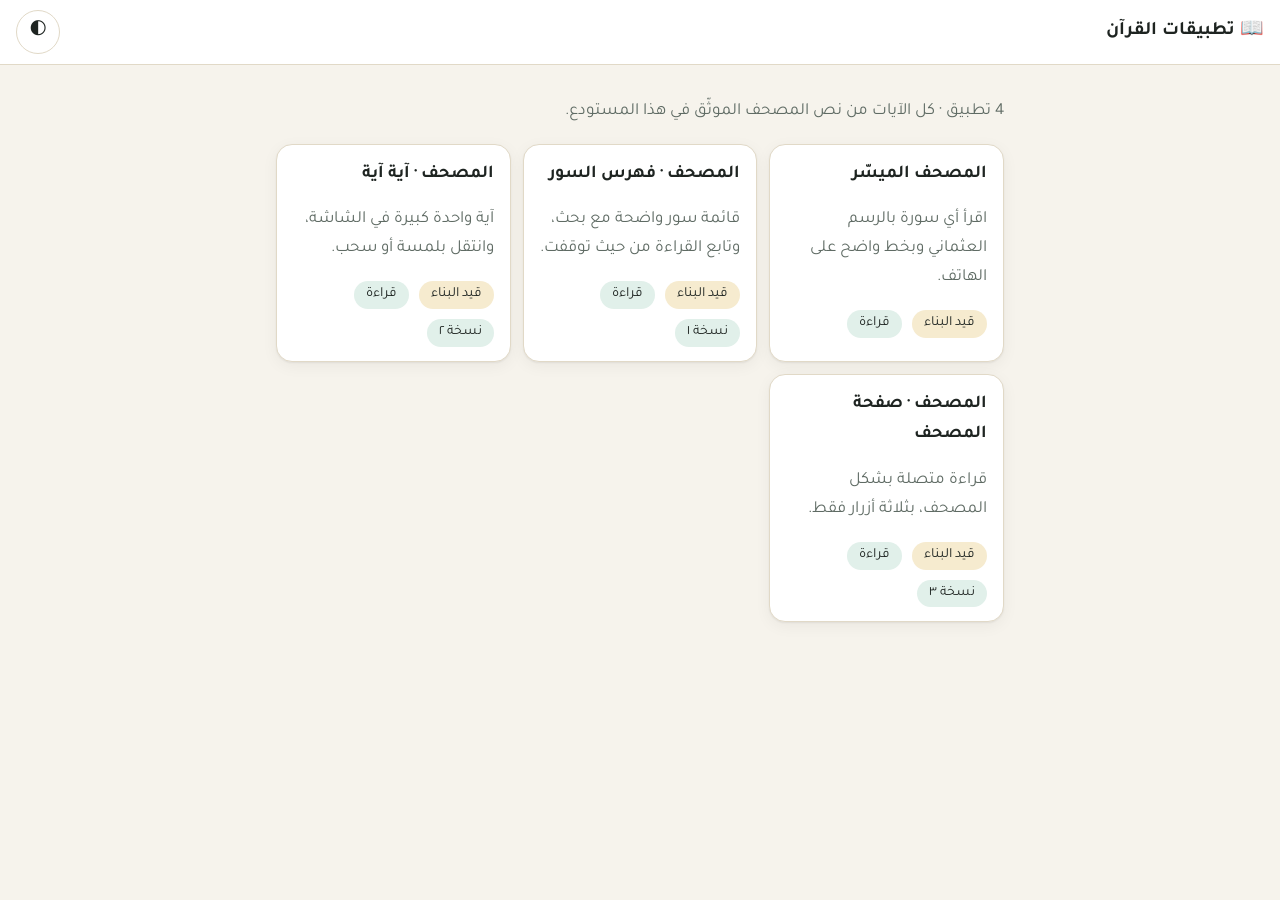
<file: index.html>
<!doctype html>
<html lang="ar" dir="rtl">
<head>
<meta charset="utf-8">
<meta name="viewport" content="width=device-width,initial-scale=1,viewport-fit=cover">
<meta name="description" content="تطبيقات قرآنية تعليمية من منصة أفق">
<meta name="theme-color" content="#0F6B4F">
<title>تطبيقات القرآن</title>
<link rel="stylesheet" href="assets/design.css">
</head>
<body>
<!-- generated by tools/new_app.py from apps.json — edit apps.json and run: python3 tools/new_app.py --index -->
<header class="app-bar">
  <h1>📖 تطبيقات القرآن</h1>
  <button class="btn icon-btn" id="theme" type="button" aria-label="الوضع الفاتح أو الداكن">🌓</button>
</header>
<main class="page">
  <p class="muted">4 تطبيق · كل الآيات من نص المصحف الموثّق في هذا المستودع.</p>
  <div class="grid"><a class="card" href="apps/mushaf/"><h2>المصحف الميسّر</h2><p class="muted">اقرأ أي سورة بالرسم العثماني وبخط واضح على الهاتف.</p><div class="row"><span class="chip gold">قيد البناء</span><span class="chip">قراءة</span></div></a><a class="card" href="apps/mushaf-list/"><h2>المصحف · فهرس السور</h2><p class="muted">قائمة سور واضحة مع بحث، وتابع القراءة من حيث توقفت.</p><div class="row"><span class="chip gold">قيد البناء</span><span class="chip">قراءة</span><span class="chip">نسخة ١</span></div></a><a class="card" href="apps/mushaf-focus/"><h2>المصحف · آية آية</h2><p class="muted">آية واحدة كبيرة في الشاشة، وانتقل بلمسة أو سحب.</p><div class="row"><span class="chip gold">قيد البناء</span><span class="chip">قراءة</span><span class="chip">نسخة ٢</span></div></a><a class="card" href="apps/mushaf-page/"><h2>المصحف · صفحة المصحف</h2><p class="muted">قراءة متصلة بشكل المصحف، بثلاثة أزرار فقط.</p><div class="row"><span class="chip gold">قيد البناء</span><span class="chip">قراءة</span><span class="chip">نسخة ٣</span></div></a></div>
</main>
<script src="assets/quran.js"></script>
<script>Quran.Theme.init(document.getElementById('theme'));</script>
</body>
</html>
</file>
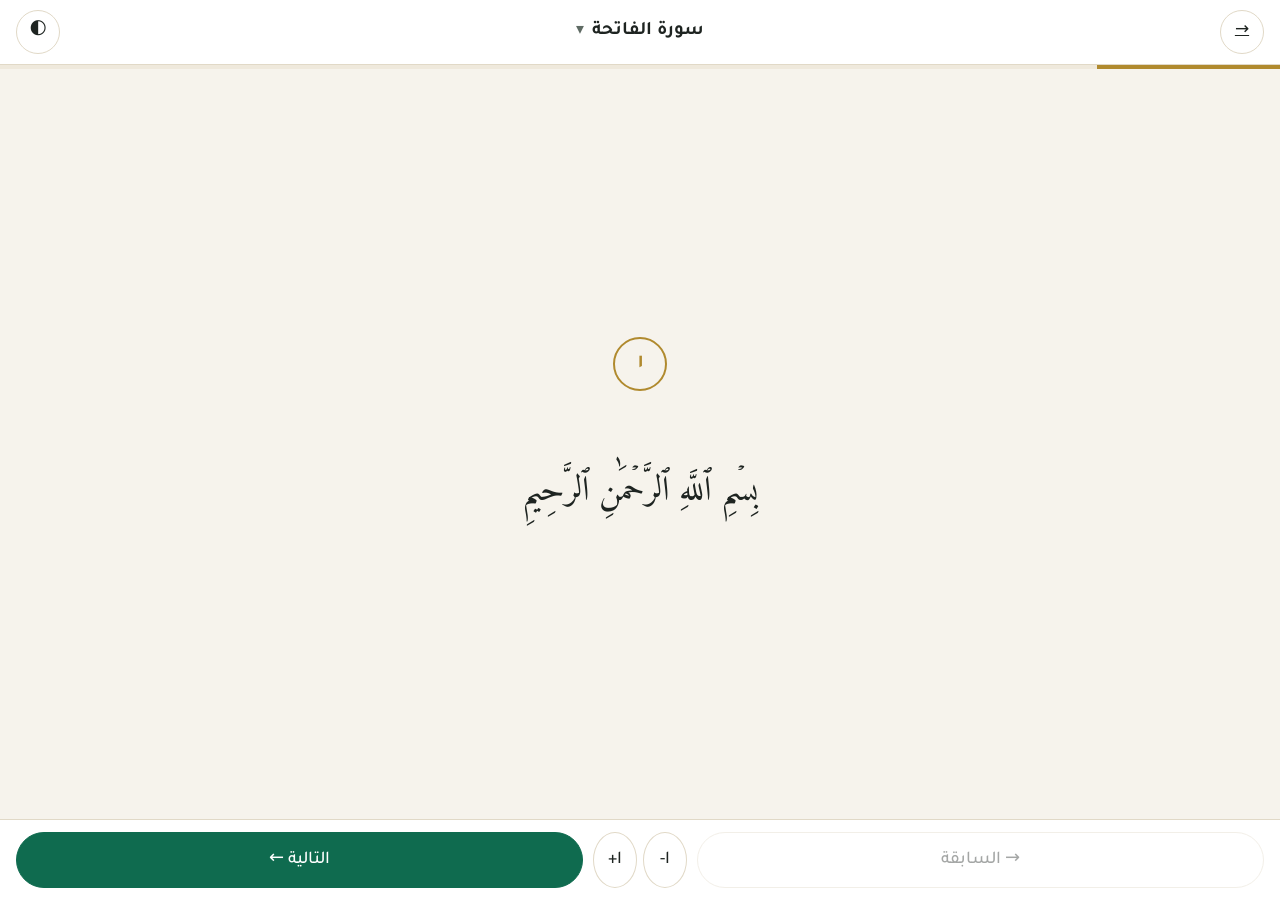
<file: apps/mushaf-focus/index.html>
<!doctype html>
<html lang="ar" dir="rtl">
<head>
<meta charset="utf-8">
<meta name="viewport" content="width=device-width,initial-scale=1,viewport-fit=cover">
<meta name="description" content="آية واحدة كبيرة في الشاشة، وانتقل بلمسة أو سحب.">
<meta name="theme-color" content="#0F6B4F">
<title>المصحف · آية آية</title>
<link rel="stylesheet" href="../../assets/design.css">
<style>
  /* version 2: one ayah fills the screen; next/previous sit under the thumb; the surah picker is a bottom sheet */
  html, body { height: 100%; }
  body { display: flex; flex-direction: column; min-height: 100dvh; }
  .pick { flex: 1; display: flex; align-items: center; justify-content: center; gap: 8px; min-height: 44px; border: 0; background: none;
    color: var(--ink); font: inherit; font-size: 19px; font-weight: 700; cursor: pointer; }
  .pick small { color: var(--muted); font-weight: 400; }
  .progress { height: 4px; background: var(--surface-2); }
  .progress i { display: block; height: 100%; width: 0; background: var(--gold); transition: width .25s; }
  .stage { flex: 1; display: flex; flex-direction: column; align-items: center; justify-content: center; padding: 24px 20px; text-align: center; touch-action: pan-y; }
  .badge { display: inline-grid; place-items: center; width: 54px; height: 54px; margin-bottom: 18px; border: 2px solid var(--gold); border-radius: 50%;
    color: var(--gold); font-size: 20px; font-weight: 700; }
  .verse { max-width: 680px; font-family: var(--font-quran); font-size: calc(var(--ayah-size) * 1.15); line-height: 2.1; transition: opacity .18s; }
  .verse.out { opacity: 0; }
  .bm { font-family: var(--font-quran); font-size: 22px; color: var(--muted); margin-bottom: 8px; }
  .dock { display: grid; grid-template-columns: 1fr auto 1fr; gap: 10px; align-items: center; padding: 12px 16px calc(12px + env(safe-area-inset-bottom));
    background: var(--surface); border-top: 1px solid var(--line); }
  .dock .btn { min-height: 56px; font-size: 18px; white-space: nowrap; padding-inline: 14px; }
  .dock .size { display: flex; gap: 6px; }
  .sheet { position: fixed; inset: 0; z-index: 20; display: none; background: rgba(0,0,0,.35); }
  .sheet.open { display: block; }
  .panel { position: absolute; inset-inline: 0; bottom: 0; max-height: 80dvh; display: flex; flex-direction: column; background: var(--surface);
    border-radius: 22px 22px 0 0; padding: 10px 16px 16px; }
  .grip { width: 44px; height: 5px; margin: 0 auto 10px; border-radius: 99px; background: var(--line); }
  .panel input { width: 100%; margin-bottom: 10px; border-radius: 999px; font-size: 18px; }
  .chips { overflow-y: auto; display: grid; grid-template-columns: repeat(auto-fill, minmax(140px, 1fr)); gap: 8px; padding-bottom: 8px; }
  .chips button { min-height: 52px; border: 1px solid var(--line); border-radius: 14px; background: var(--bg); color: var(--ink); font: inherit; cursor: pointer;
    display: flex; align-items: center; gap: 8px; padding: 6px 10px; text-align: start; }
  .chips button.cur { border-color: var(--brand); background: var(--brand-soft); }
  .chips b { color: var(--gold); min-width: 2ch; }
  .chips span { font-family: var(--font-quran); font-size: 20px; }
</style>
<link rel="manifest" href="manifest.webmanifest">
<link rel="icon" href="icon.svg" type="image/svg+xml">
<link rel="apple-touch-icon" href="icon.svg">
</head>
<body>
<header class="app-bar">
  <a class="btn icon-btn" href="../../" aria-label="رجوع">→</a>
  <button class="pick" id="pick" type="button" aria-haspopup="dialog"><span id="sname"></span><small>▾</small></button>
  <button class="btn icon-btn" id="theme" type="button" aria-label="الوضع الفاتح أو الداكن">🌓</button>
</header>
<div class="progress" aria-hidden="true"><i id="bar"></i></div>

<main class="stage" id="stage" aria-live="polite">
  <div class="badge" id="num"></div>
  <div class="bm" id="bm" hidden>بِسۡمِ ٱللَّهِ ٱلرَّحۡمَٰنِ ٱلرَّحِيمِ</div>
  <p class="verse" id="verse"></p>
</main>

<nav class="dock">
  <button class="btn" id="prev" type="button" aria-label="الآية السابقة">→ السابقة</button>
  <div class="size">
    <button class="btn icon-btn" id="smaller" type="button" aria-label="تصغير الخط">ا-</button>
    <button class="btn icon-btn" id="bigger" type="button" aria-label="تكبير الخط">ا+</button>
  </div>
  <button class="btn primary" id="next" type="button" aria-label="الآية التالية">التالية ←</button>
</nav>

<div class="sheet" id="sheet" role="dialog" aria-label="اختر السورة">
  <div class="panel">
    <div class="grip"></div>
    <input id="q" type="search" placeholder="🔍 اسم السورة أو رقمها" aria-label="ابحث عن سورة">
    <div class="chips" id="chips"></div>
  </div>
</div>

<script src="../../assets/quran.js"></script>
<script>
(async function () {
  var KEY = 'mushaf-focus', st = { s: 1, a: 1, size: 30 };
  try { Object.assign(st, JSON.parse(localStorage.getItem(KEY)) || {}); } catch (e) {}
  function save() { try { localStorage.setItem(KEY, JSON.stringify(st)); } catch (e) {} }
  var $ = function (id) { return document.getElementById(id); };
  Quran.Theme.init($('theme'));
  function setSize(n) { st.size = Math.max(22, Math.min(46, n)); document.documentElement.style.setProperty('--ayah-size', st.size + 'px'); save(); }
  setSize(st.size);
  $('smaller').onclick = function () { setSize(st.size - 3); };
  $('bigger').onclick = function () { setSize(st.size + 3); };

  var q = await Quran.load();
  function show() {
    var s = q.surah(st.s), v = $('verse');
    v.classList.add('out');
    setTimeout(function () {
      v.innerHTML = '<span data-ayah="' + st.s + ':' + st.a + '">' + s.ayat[st.a - 1] + '</span>';
      v.classList.remove('out');
    }, 120);
    $('sname').textContent = 'سورة ' + s.name;
    $('num').textContent = Quran.digits(st.a);
    $('bm').hidden = !(st.a === 1 && st.s !== 1 && st.s !== 9);
    $('bar').style.width = (100 * st.a / s.ayat.length) + '%';
    $('prev').disabled = st.s === 1 && st.a === 1;
    $('next').disabled = st.s === 114 && st.a === q.count(114);
    $('next').textContent = st.a === s.ayat.length && st.s < 114 ? 'سورة ' + q.surah(st.s + 1).name + ' ←' : 'التالية ←';
    save();
  }
  function step(d) {
    var a = st.a + d, s = st.s;
    if (a > q.count(s)) { if (s === 114) return; s++; a = 1; }
    if (a < 1) { if (s === 1) return; s--; a = q.count(s); }
    st.s = s; st.a = a; show();
  }
  $('next').onclick = function () { step(1); };
  $('prev').onclick = function () { step(-1); };
  addEventListener('keydown', function (e) { if (e.key === 'ArrowLeft') step(1); if (e.key === 'ArrowRight') step(-1); });
  var x0 = null;
  $('stage').addEventListener('touchstart', function (e) { x0 = e.touches[0].clientX; }, { passive: true });
  $('stage').addEventListener('touchend', function (e) {
    if (x0 === null) return; var dx = e.changedTouches[0].clientX - x0; x0 = null;
    if (Math.abs(dx) > 50) step(dx > 0 ? 1 : -1);          // like turning a page of the mushaf: swipe right for the next ayah
  });

  function chips(f) {
    var plain = function (s) { return s.replace(/[ً-ٰٟۖ-ۭـ]/g, '').replace(/[ٱأإآ]/g, 'ا').replace(/ى/g, 'ي'); };
    f = plain(f.trim()); var n = parseInt(f.replace(/[٠-٩]/g, function (d) { return '٠١٢٣٤٥٦٧٨٩'.indexOf(d); }), 10);
    $('chips').innerHTML = q.surahs.filter(function (s) { return !f || s.id === n || plain(s.name).indexOf(f) >= 0; }).map(function (s) {
      return '<button type="button" data-s="' + s.id + '"' + (s.id === st.s ? ' class="cur"' : '') + '><b>' + Quran.digits(s.id) + '</b><span>' + s.name + '</span></button>';
    }).join('');
  }
  function sheet(open) {
    $('sheet').classList.toggle('open', open);
    if (open) { $('q').value = ''; chips(''); var c = $('chips').querySelector('.cur'); if (c) c.scrollIntoView({ block: 'center' }); }
  }
  $('pick').onclick = function () { sheet(true); };
  $('sheet').addEventListener('click', function (e) {
    var b = e.target.closest('button[data-s]');
    if (b) { st.s = +b.dataset.s; st.a = 1; show(); sheet(false); }
    else if (e.target === $('sheet')) sheet(false);
  });
  $('q').addEventListener('input', function () { chips(this.value); });
  addEventListener('keydown', function (e) { if (e.key === 'Escape') sheet(false); });
  show();
})();
</script>
<script>if ('serviceWorker' in navigator) addEventListener('load', function () { navigator.serviceWorker.register('sw.js'); });</script>
</body>
</html>
</file>
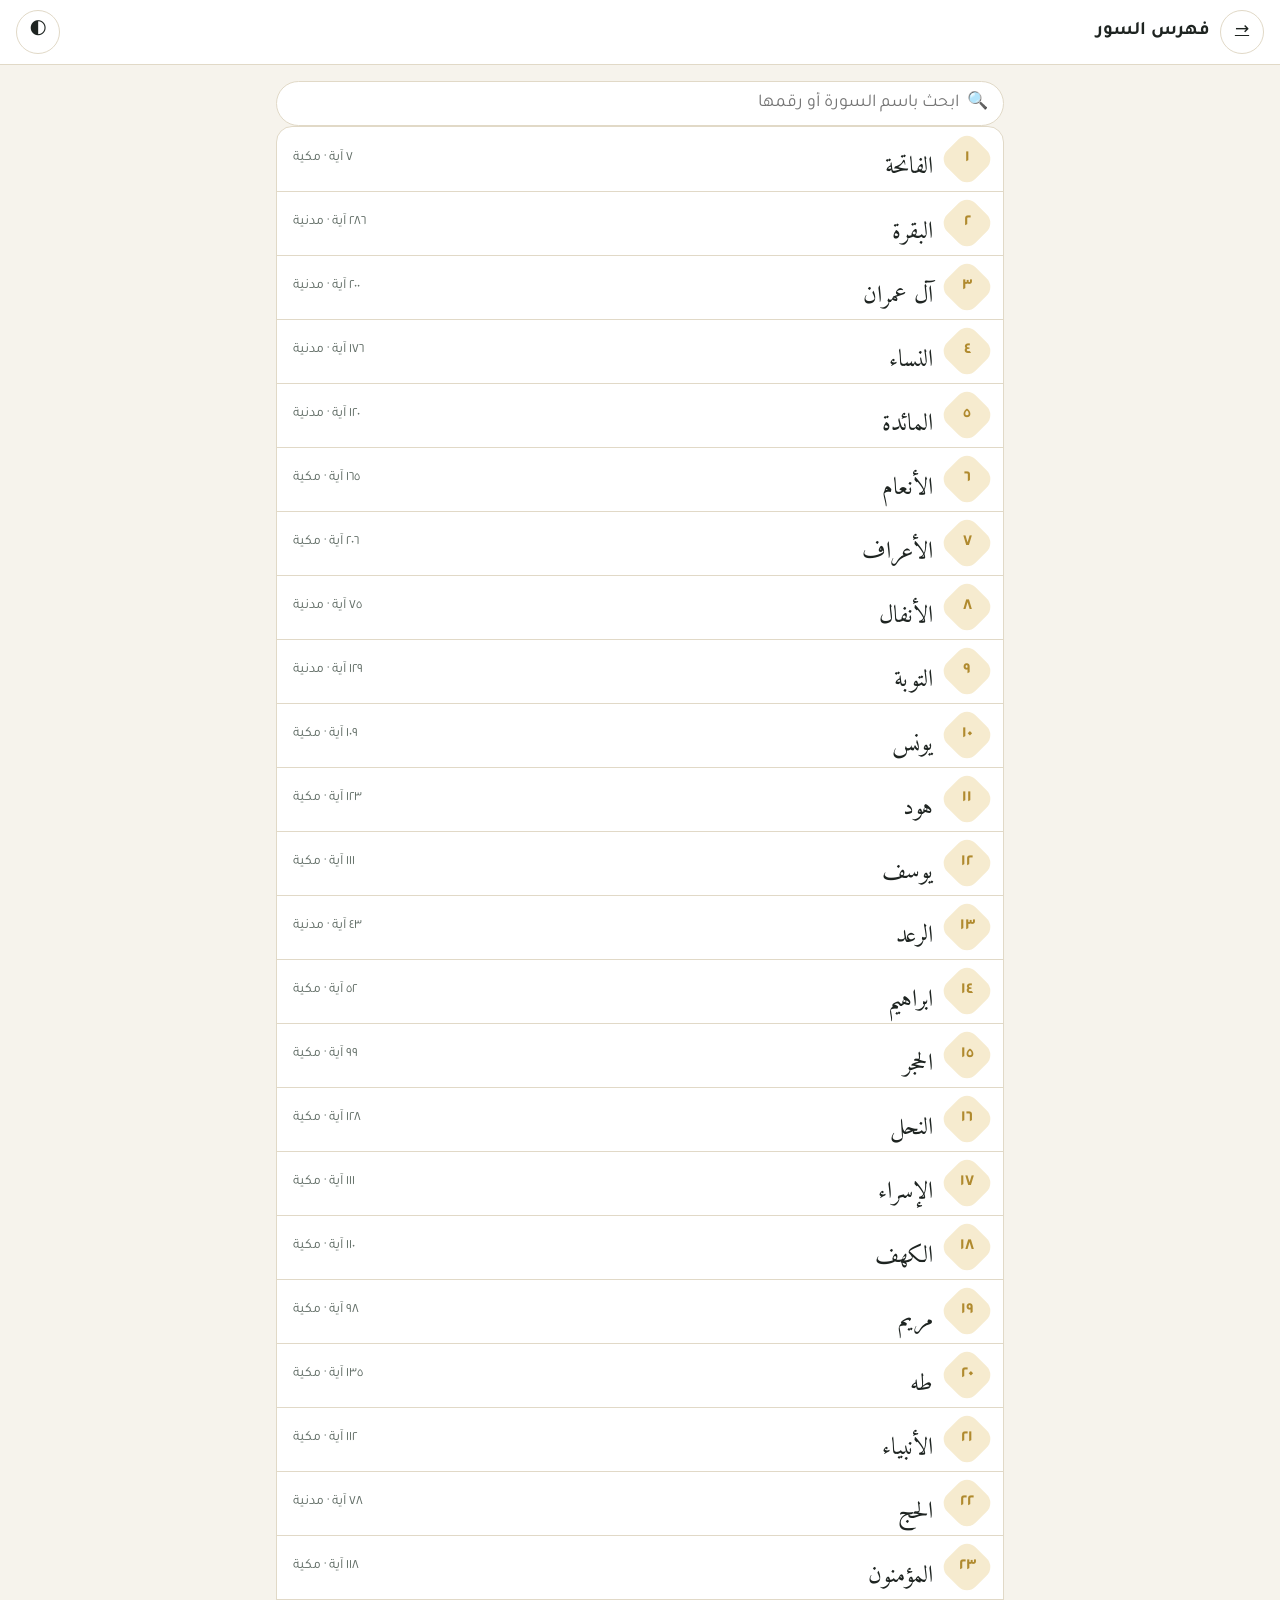
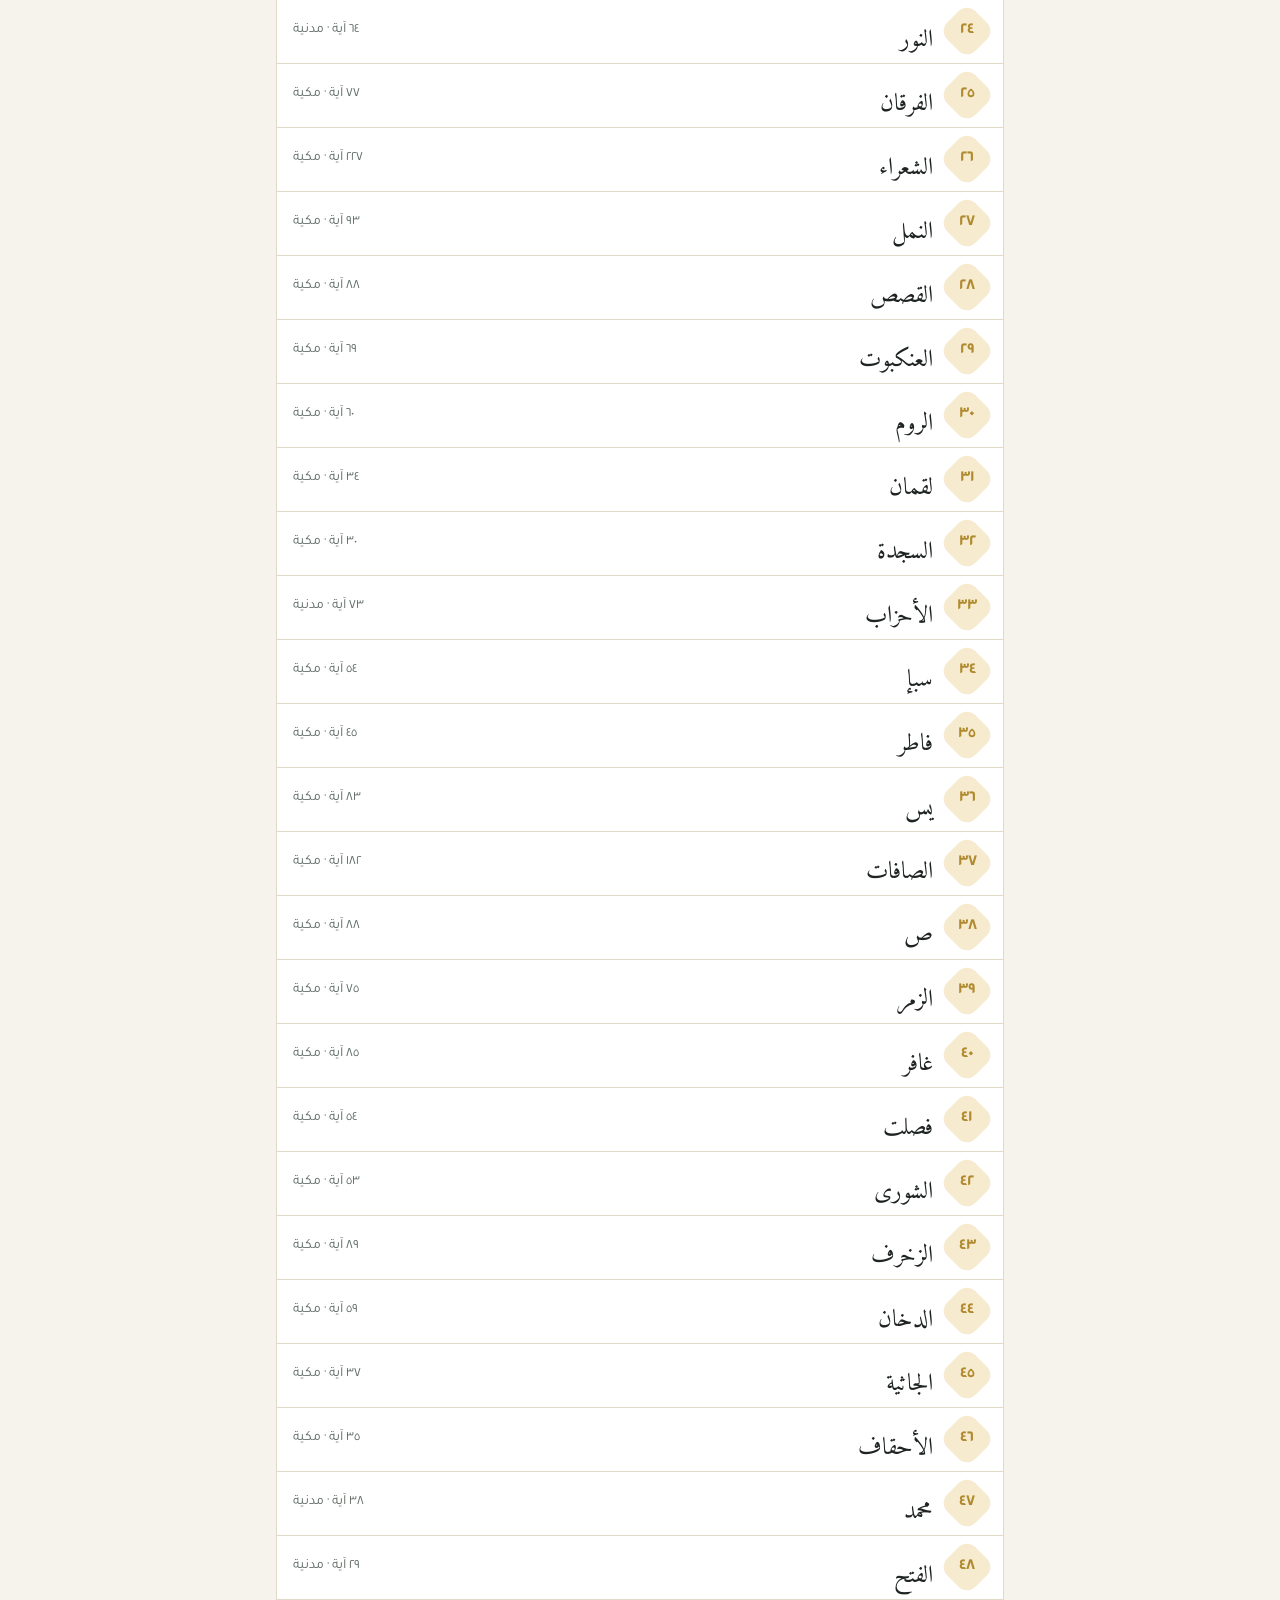
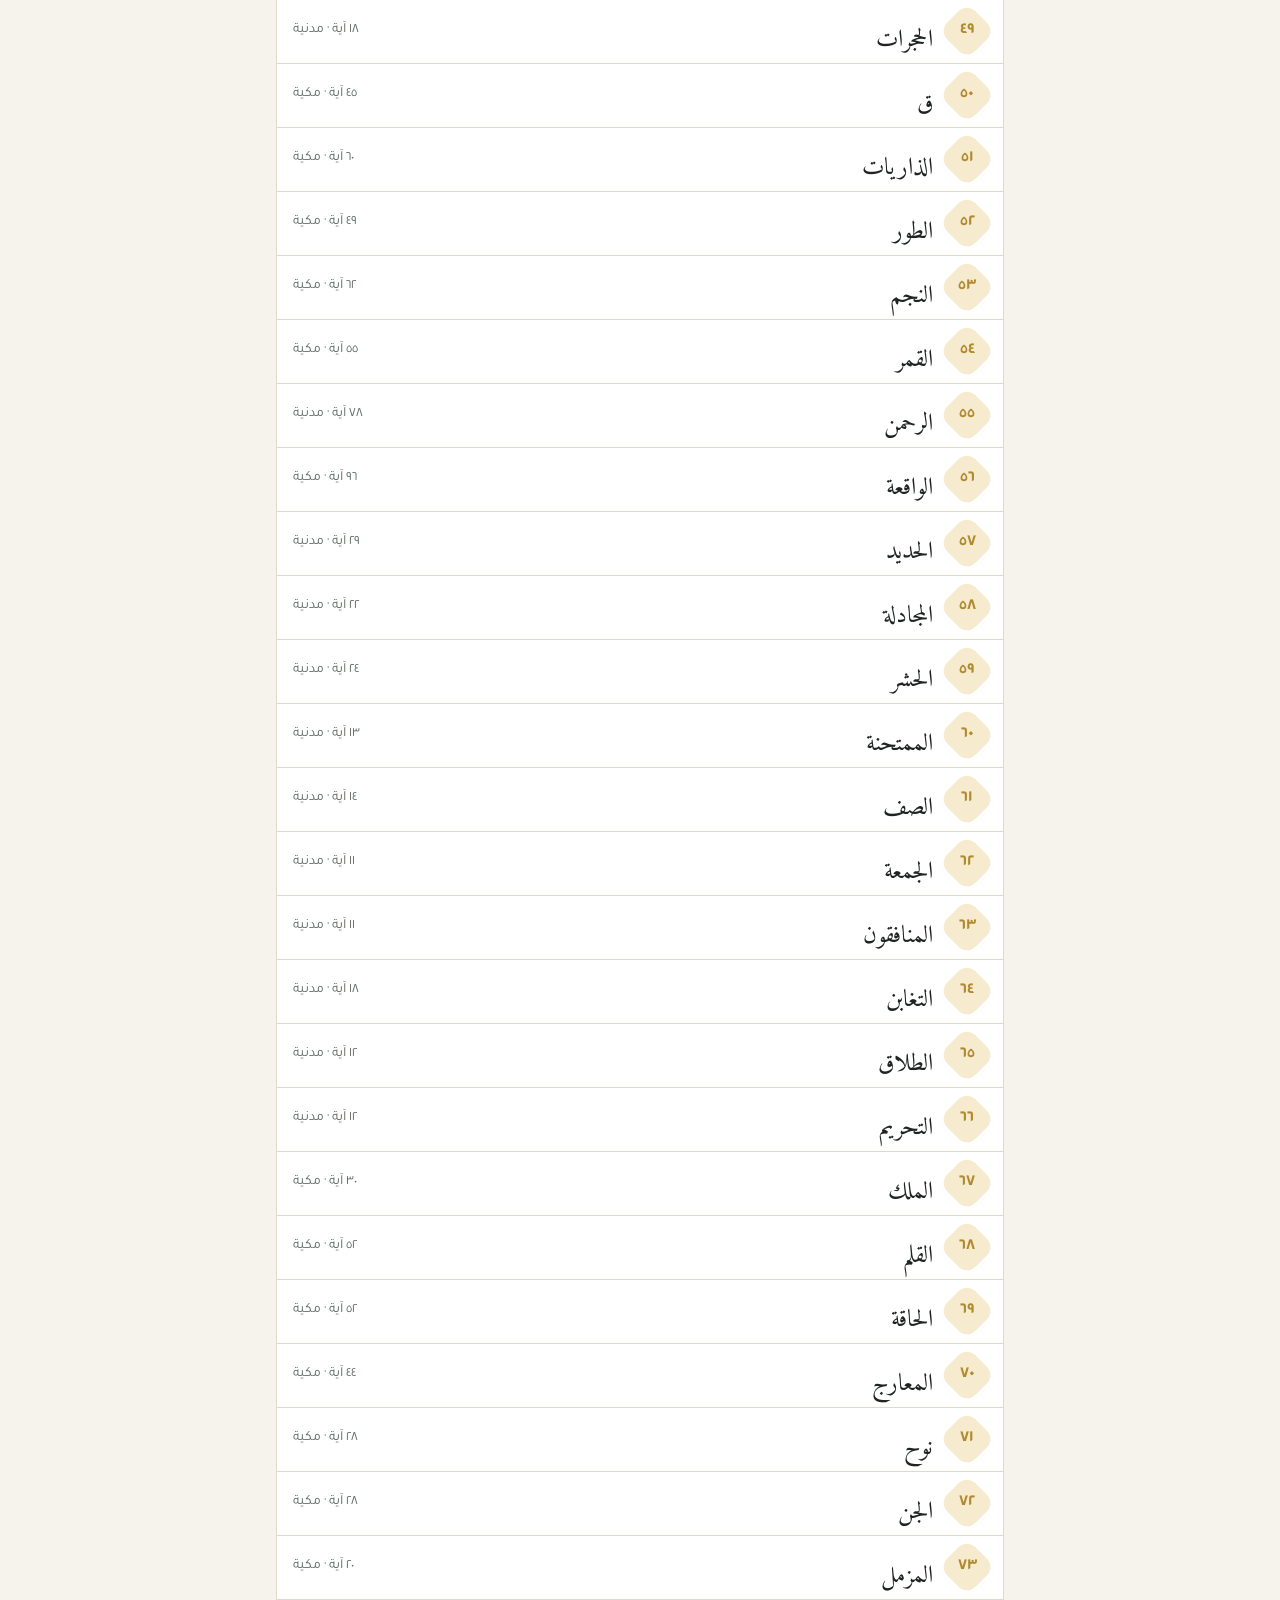
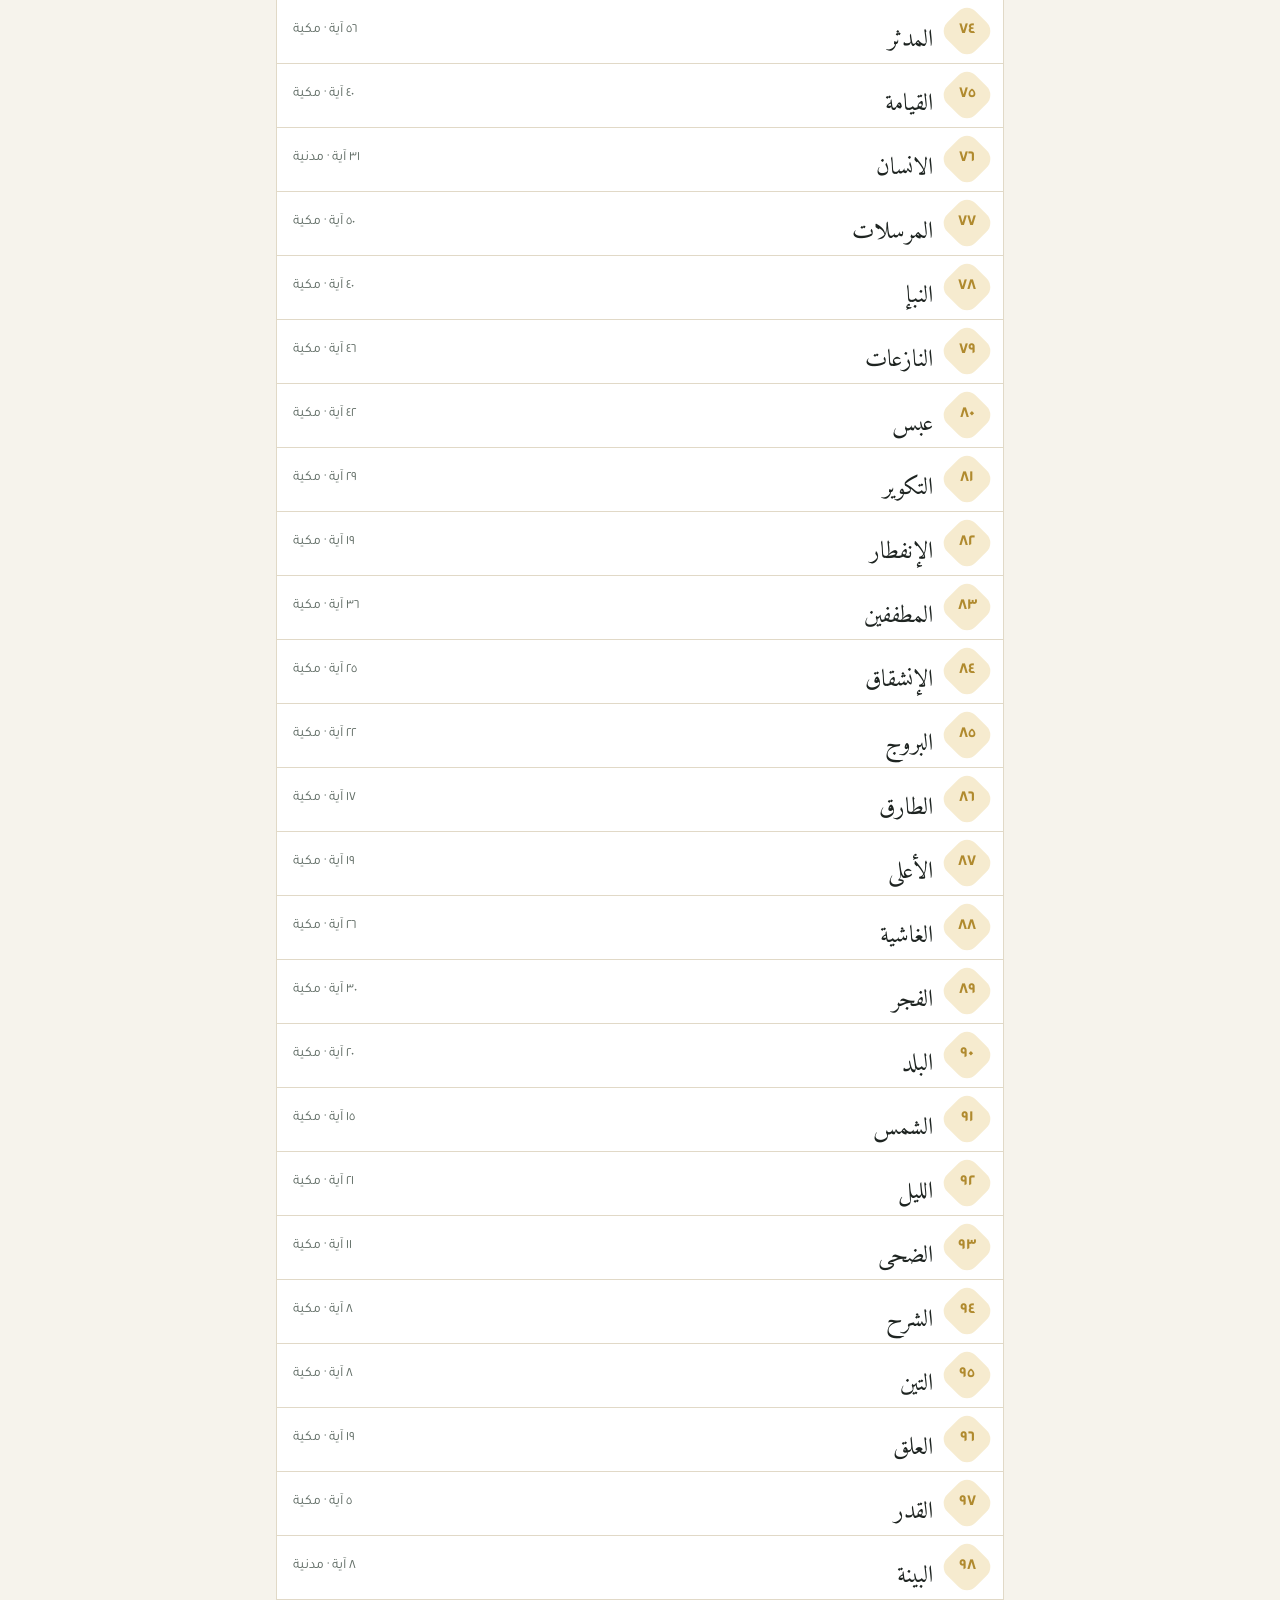
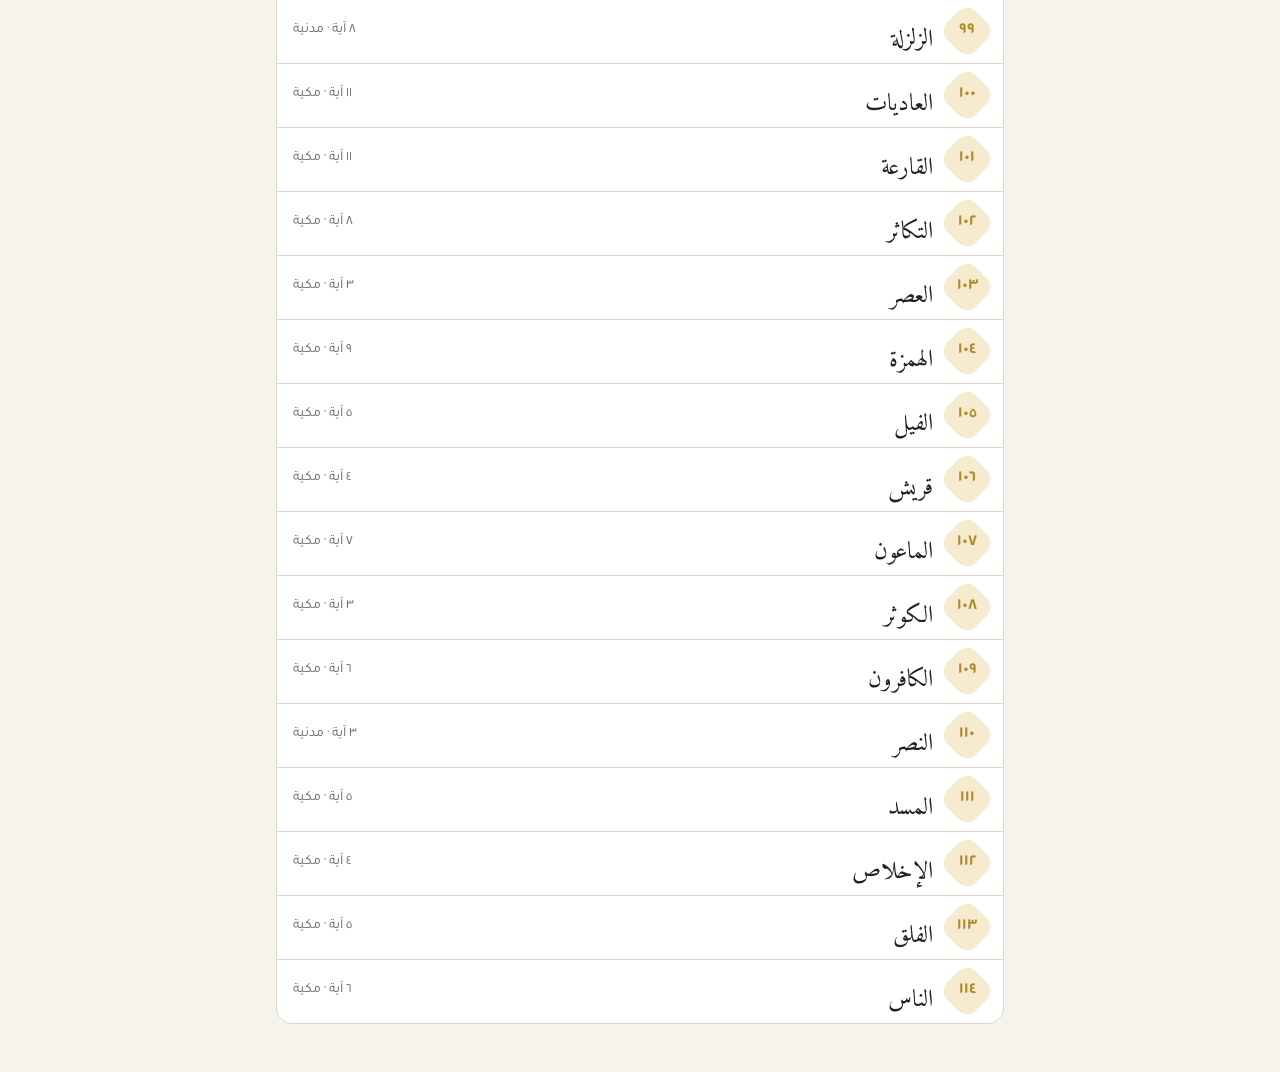
<file: apps/mushaf-list/index.html>
<!doctype html>
<html lang="ar" dir="rtl">
<head>
<meta charset="utf-8">
<meta name="viewport" content="width=device-width,initial-scale=1,viewport-fit=cover">
<meta name="description" content="قائمة سور واضحة مع بحث، وتابع القراءة من حيث توقفت.">
<meta name="theme-color" content="#0F6B4F">
<title>المصحف · فهرس السور</title>
<link rel="stylesheet" href="../../assets/design.css">
<style>
  /* version 1: a big, searchable surah list → a calm reader; one "continue" card, no instructions */
  .search { position: relative; margin: 4px 0 14px; }
  .search input { width: 100%; padding-inline-start: 44px; font-size: 18px; border-radius: 999px; }
  .search span { position: absolute; inset-inline-start: 16px; top: 50%; transform: translateY(-50%); color: var(--muted); pointer-events: none; }
  .resume { display: flex; align-items: center; gap: 14px; width: 100%; margin-bottom: 14px; padding: 14px 16px; border: 0; border-radius: var(--radius);
    background: var(--brand); color: var(--brand-ink); font: inherit; text-align: start; cursor: pointer; }
  .resume b { display: block; font-size: 19px; }
  .resume small { opacity: .85; }
  .resume .go { margin-inline-start: auto; font-size: 26px; }
  .list { list-style: none; margin: 0; padding: 0; background: var(--surface); border: 1px solid var(--line); border-radius: var(--radius); overflow: hidden; }
  .list button { display: flex; align-items: center; gap: 14px; width: 100%; min-height: 64px; padding: 10px 16px; border: 0; border-top: 1px solid var(--line);
    background: none; color: var(--ink); font: inherit; text-align: start; cursor: pointer; }
  .list li:first-child button { border-top: 0; }
  .list button:active { background: var(--brand-soft); }
  .num { flex: none; display: grid; place-items: center; width: 40px; height: 40px; border-radius: 12px; background: var(--gold-soft);
    color: var(--gold); font-weight: 700; transform: rotate(45deg); }
  .num i { font-style: normal; transform: rotate(-45deg); }
  .name { font-family: var(--font-quran); font-size: 24px; line-height: 1.3; }
  .meta { margin-inline-start: auto; color: var(--muted); font-size: 14px; white-space: nowrap; }
  .empty { padding: 24px; text-align: center; color: var(--muted); }

  #reader[hidden], #home[hidden] { display: none; }
  .tools { display: flex; gap: 6px; }
  .reader-text { margin-top: 14px; padding: 18px 16px; background: var(--surface); border: 1px solid var(--line); border-radius: var(--radius); }
  .reader-text .ayah { font-size: var(--ayah-size); }
  .ayah span[data-ayah] { scroll-margin-top: 80px; }
  .next { display: flex; justify-content: center; margin: 18px 0 8px; }
</style>
<link rel="manifest" href="manifest.webmanifest">
<link rel="icon" href="icon.svg" type="image/svg+xml">
<link rel="apple-touch-icon" href="icon.svg">
</head>
<body>
<header class="app-bar">
  <a class="btn icon-btn" id="back" href="../../" aria-label="رجوع">→</a>
  <h1 id="title">فهرس السور</h1>
  <div class="tools">
    <button class="btn icon-btn" id="smaller" type="button" aria-label="تصغير الخط" hidden>ا-</button>
    <button class="btn icon-btn" id="bigger" type="button" aria-label="تكبير الخط" hidden>ا+</button>
    <button class="btn icon-btn" id="theme" type="button" aria-label="الوضع الفاتح أو الداكن">🌓</button>
  </div>
</header>

<main class="page">
  <section id="home">
    <button class="resume" id="resume" type="button" hidden><span><b id="resumeName"></b><small id="resumeAyah"></small></span><span class="go">←</span></button>
    <label class="search"><span aria-hidden="true">🔍</span><input id="q" type="search" placeholder="ابحث باسم السورة أو رقمها" aria-label="ابحث عن سورة"></label>
    <ul class="list" id="list"></ul>
  </section>

  <section id="reader" hidden>
    <div class="surah-header" id="surahName"></div>
    <div class="reader-text"><div class="basmala" id="basmala">بِسۡمِ ٱللَّهِ ٱلرَّحۡمَٰنِ ٱلرَّحِيمِ</div><p class="ayah" id="text"></p></div>
    <div class="next"><button class="btn primary" id="nextSurah" type="button"></button></div>
  </section>
</main>

<script src="../../assets/quran.js"></script>
<script>
(async function () {
  var KEY = 'mushaf-list', st = {};
  try { st = JSON.parse(localStorage.getItem(KEY)) || {}; } catch (e) {}
  function save() { try { localStorage.setItem(KEY, JSON.stringify(st)); } catch (e) {} }
  var $ = function (id) { return document.getElementById(id); };
  Quran.Theme.init($('theme'));
  var size = st.size || 30;
  function setSize(n) { size = Math.max(22, Math.min(46, n)); document.documentElement.style.setProperty('--ayah-size', size + 'px'); st.size = size; save(); }
  if (st.size) setSize(st.size);
  $('smaller').onclick = function () { setSize(size - 3); };
  $('bigger').onclick = function () { setSize(size + 3); };

  var q = await Quran.load();
  var plain = function (s) { return s.replace(/[ً-ٰٟۖ-ۭـ]/g, '').replace(/[ٱأإآ]/g, 'ا').replace(/ى/g, 'ي'); };

  function renderList(filter) {
    var f = plain((filter || '').trim()), n = parseInt(f.replace(/[٠-٩]/g, function (d) { return '٠١٢٣٤٥٦٧٨٩'.indexOf(d); }), 10);
    var rows = q.surahs.filter(function (s) { return !f || s.id === n || plain(s.name).indexOf(f) >= 0; });
    $('list').innerHTML = rows.map(function (s) {
      return '<li><button type="button" data-s="' + s.id + '"><span class="num"><i>' + Quran.digits(s.id) + '</i></span>' +
        '<span class="name">' + s.name + '</span><span class="meta">' + Quran.digits(s.ayat.length) + ' آية · ' +
        (s.type === 'meccan' ? 'مكية' : 'مدنية') + '</span></button></li>';
    }).join('') || '<li class="empty">لا توجد سورة بهذا الاسم</li>';
  }
  $('q').addEventListener('input', function () { renderList(this.value); });
  $('list').addEventListener('click', function (e) { var b = e.target.closest('button[data-s]'); if (b) open(+b.dataset.s, 1, true); });

  function showResume() {
    if (!st.s) return;
    $('resume').hidden = false;
    $('resumeName').textContent = 'تابع: سورة ' + q.surah(st.s).name;
    $('resumeAyah').textContent = 'الآية ' + Quran.digits(st.a || 1);
  }
  $('resume').onclick = function () { open(st.s, st.a || 1, true); };

  var io;
  function open(n, a, push) {
    var s = q.surah(n);
    $('home').hidden = true; $('reader').hidden = false; $('smaller').hidden = $('bigger').hidden = false;
    $('title').textContent = 'سورة ' + s.name;
    $('surahName').textContent = 'سورة ' + s.name;
    $('basmala').hidden = n === 1 || n === 9;
    $('text').innerHTML = s.ayat.map(function (t, i) {
      return '<span data-ayah="' + n + ':' + (i + 1) + '">' + t + '</span> <span class="ayah-num">' + Quran.digits(i + 1) + '</span>';
    }).join(' ');
    $('nextSurah').hidden = n === 114;
    if (n < 114) $('nextSurah').textContent = 'سورة ' + q.surah(n + 1).name + ' ←';
    $('nextSurah').onclick = function () { open(n + 1, 1, true); };
    st.s = n; st.a = a; save();
    if (push) history.pushState({ s: n }, '', '#' + n);
    var el = a > 1 && document.querySelector('[data-ayah="' + n + ':' + a + '"]');
    if (el) el.scrollIntoView(); else scrollTo(0, 0);
    if (io) io.disconnect();
    io = new IntersectionObserver(function (es) {
      es.forEach(function (x) { if (x.isIntersecting) { st.a = +x.target.dataset.ayah.split(':')[1]; save(); } });
    }, { rootMargin: '-40% 0px -55% 0px' });
    document.querySelectorAll('#text [data-ayah]').forEach(function (x) { io.observe(x); });
  }
  function home() {
    $('home').hidden = false; $('reader').hidden = true; $('smaller').hidden = $('bigger').hidden = true;
    $('title').textContent = 'فهرس السور'; showResume(); scrollTo(0, 0);
    if ($('q').value) { $('q').value = ''; renderList(''); }
    if (location.hash) history.replaceState(null, '', location.pathname);
  }
  $('back').addEventListener('click', function (e) { if (!$('reader').hidden) { e.preventDefault(); history.length > 1 && location.hash ? history.back() : home(); } });
  addEventListener('popstate', function () { var n = +location.hash.slice(1); if (n) open(n, 1, false); else home(); });

  renderList('');
  var h = +location.hash.slice(1);
  if (h >= 1 && h <= 114) open(h, h === st.s ? st.a : 1, false); else home();
})();
</script>
<script>if ('serviceWorker' in navigator) addEventListener('load', function () { navigator.serviceWorker.register('sw.js'); });</script>
</body>
</html>
</file>
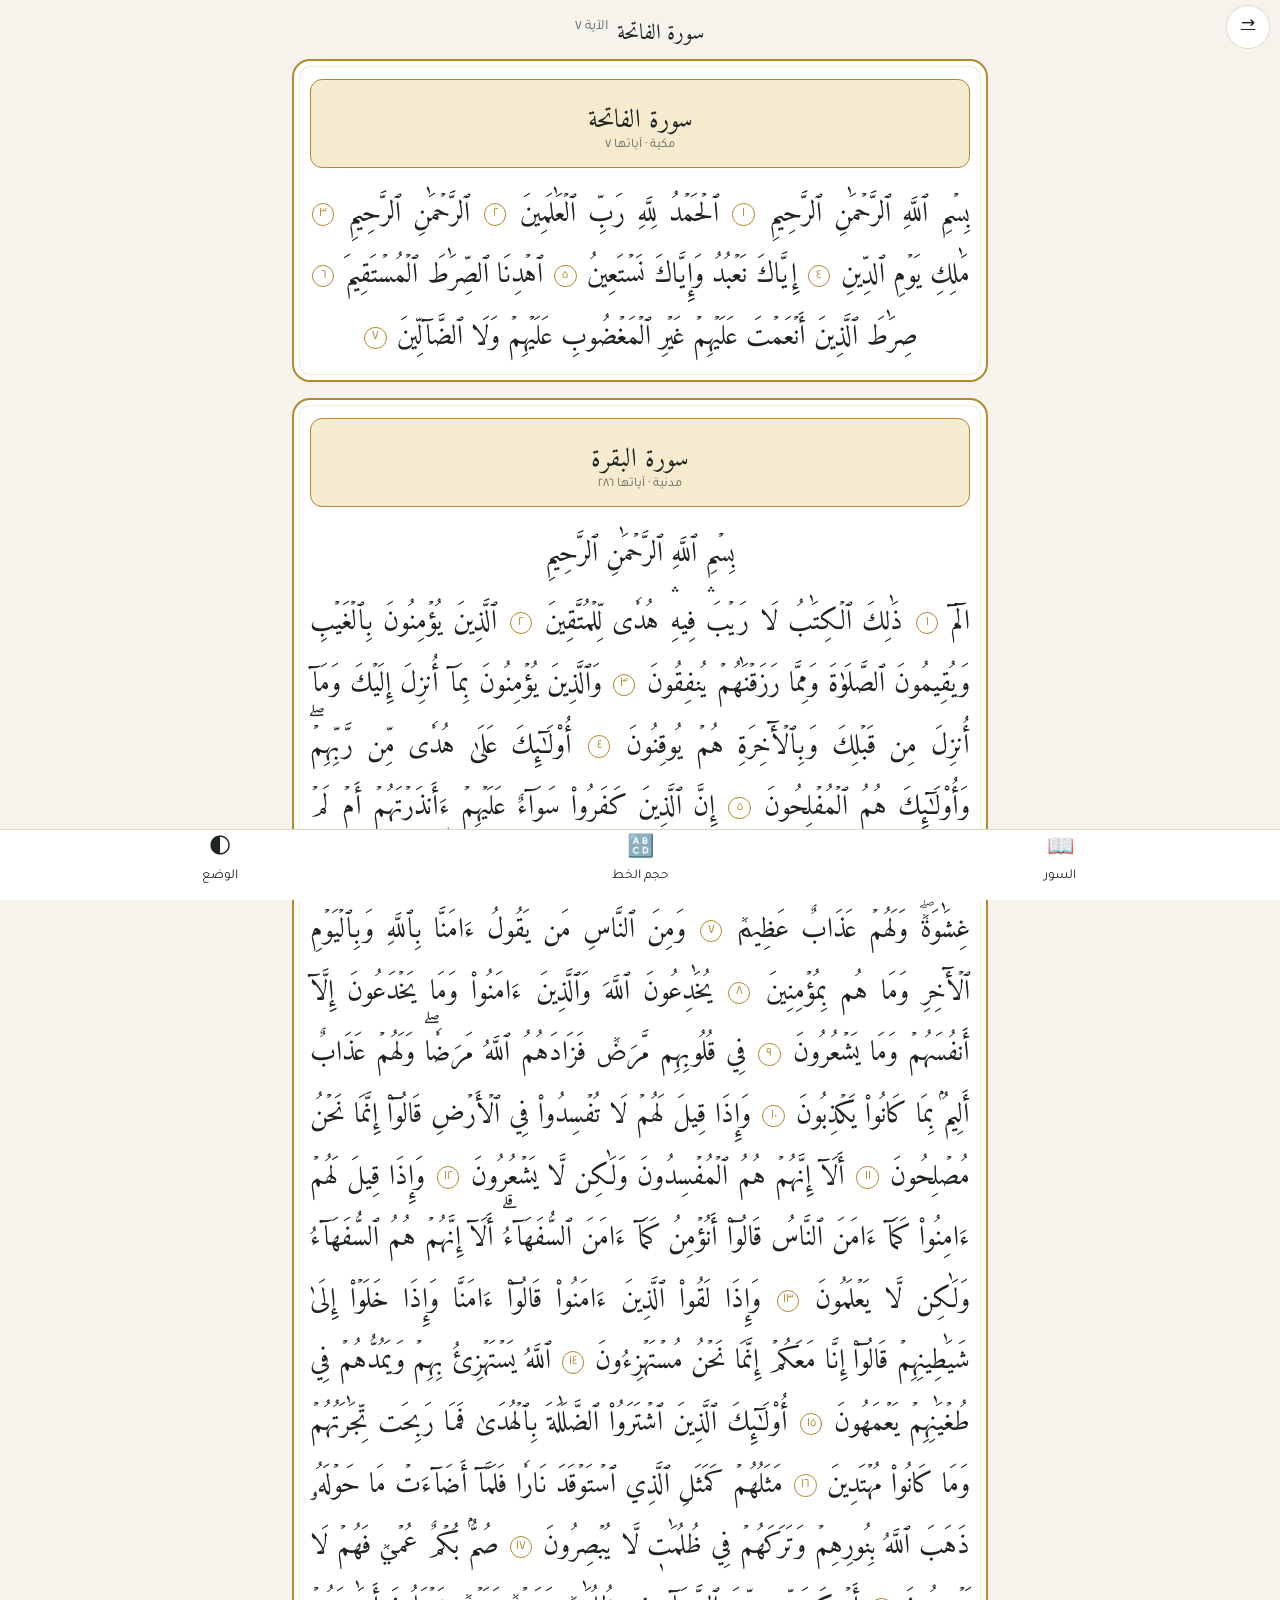
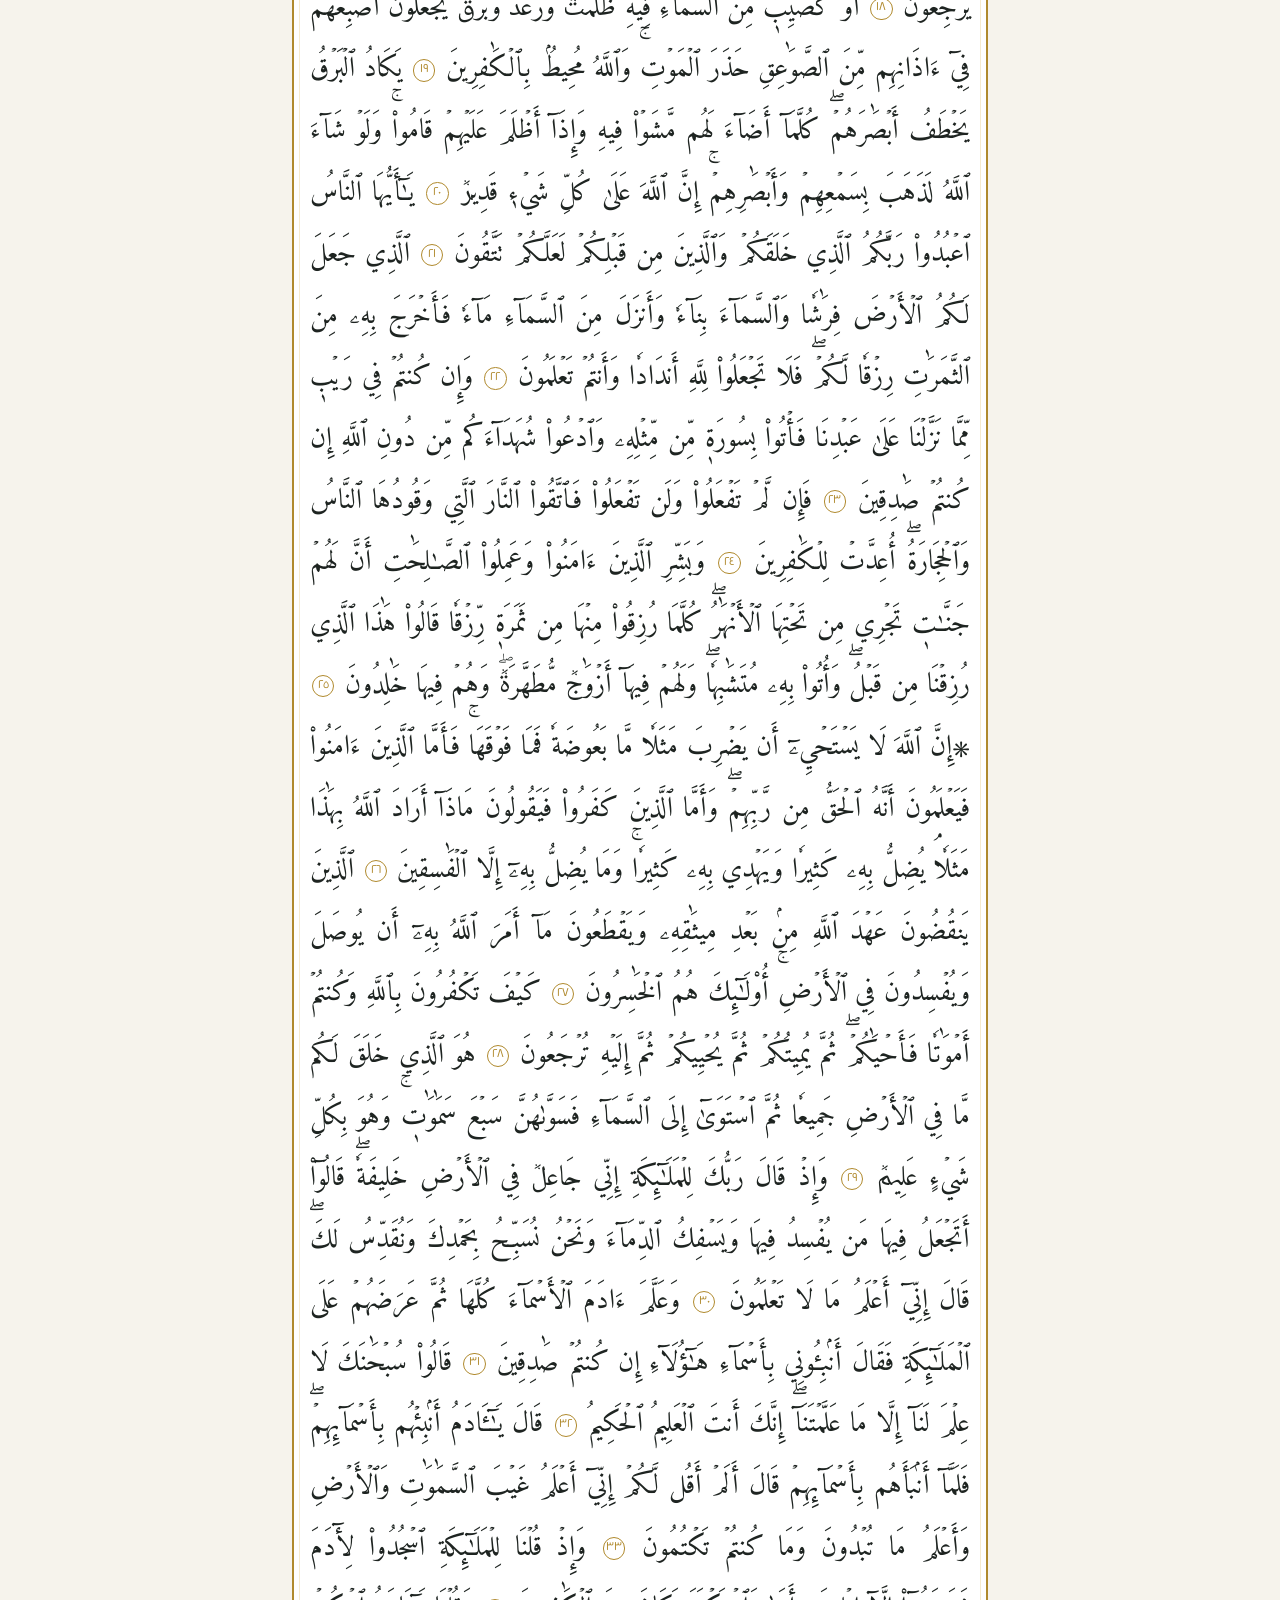
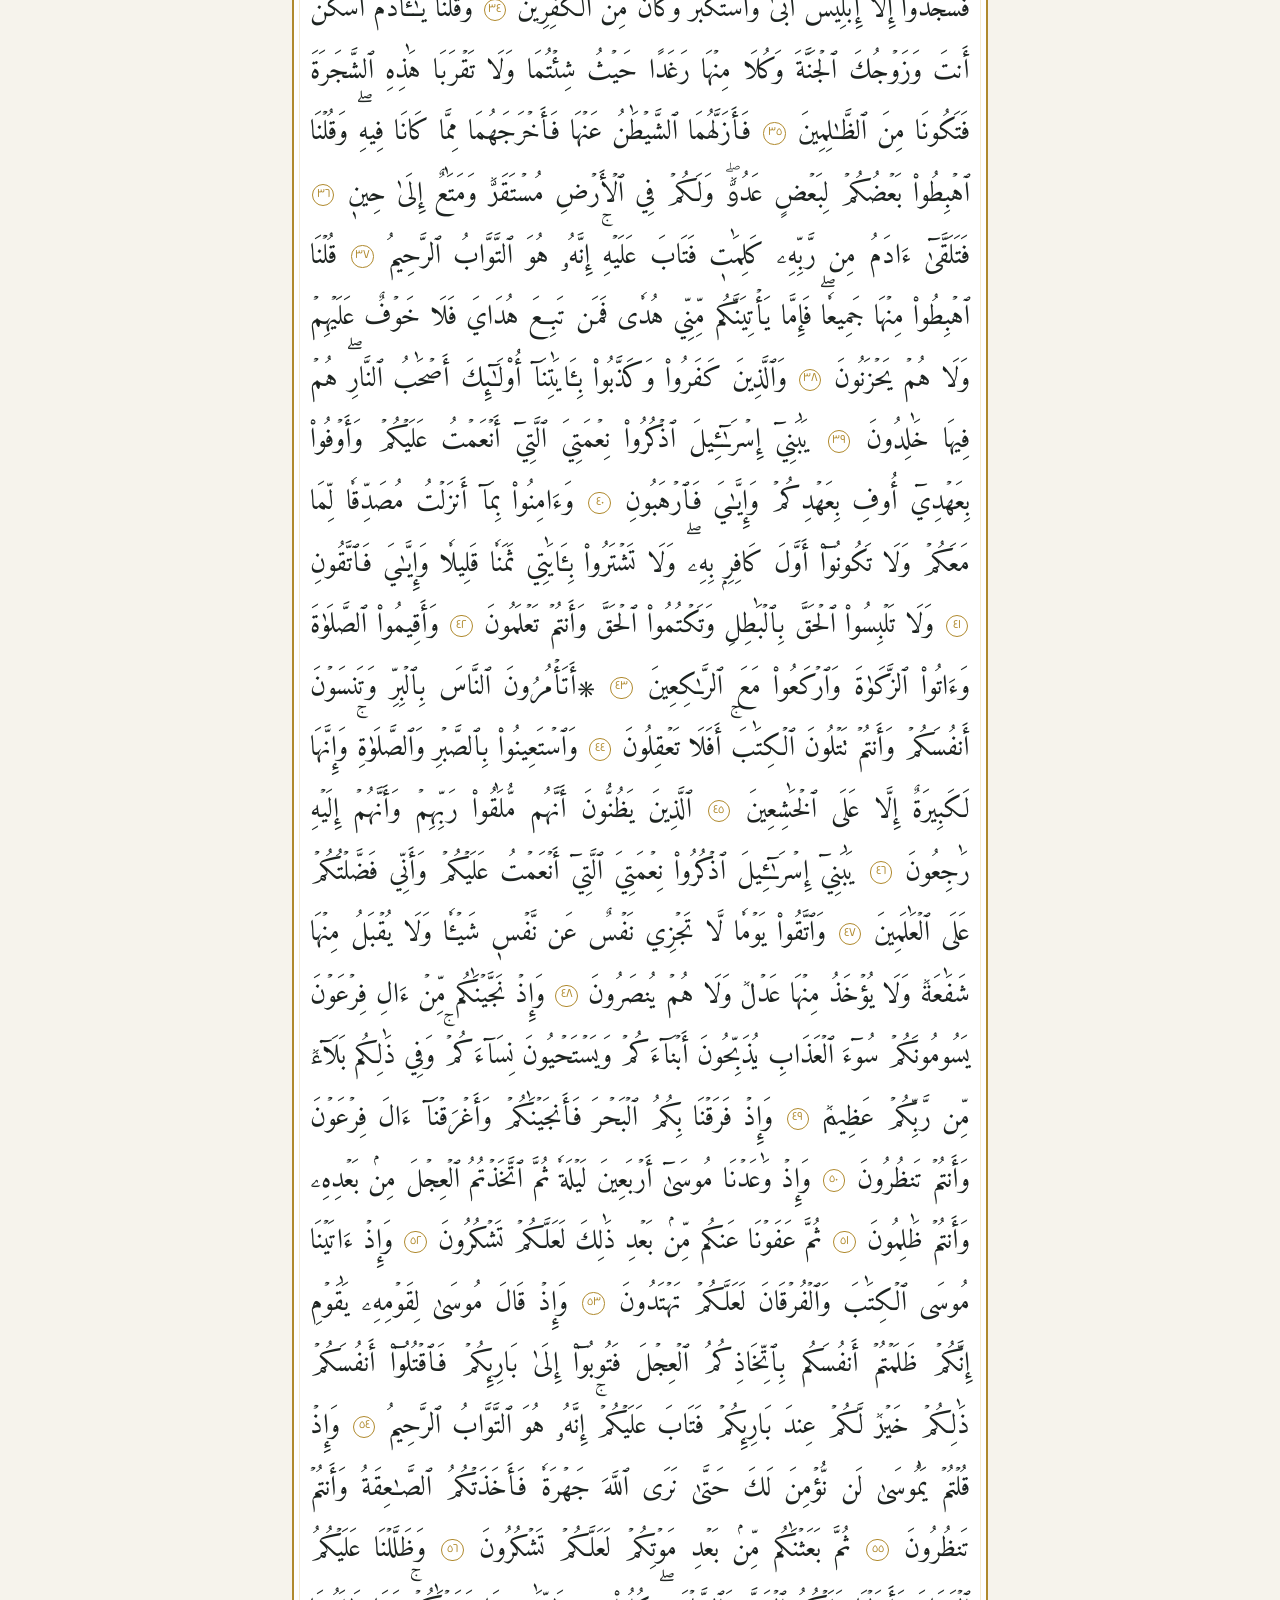
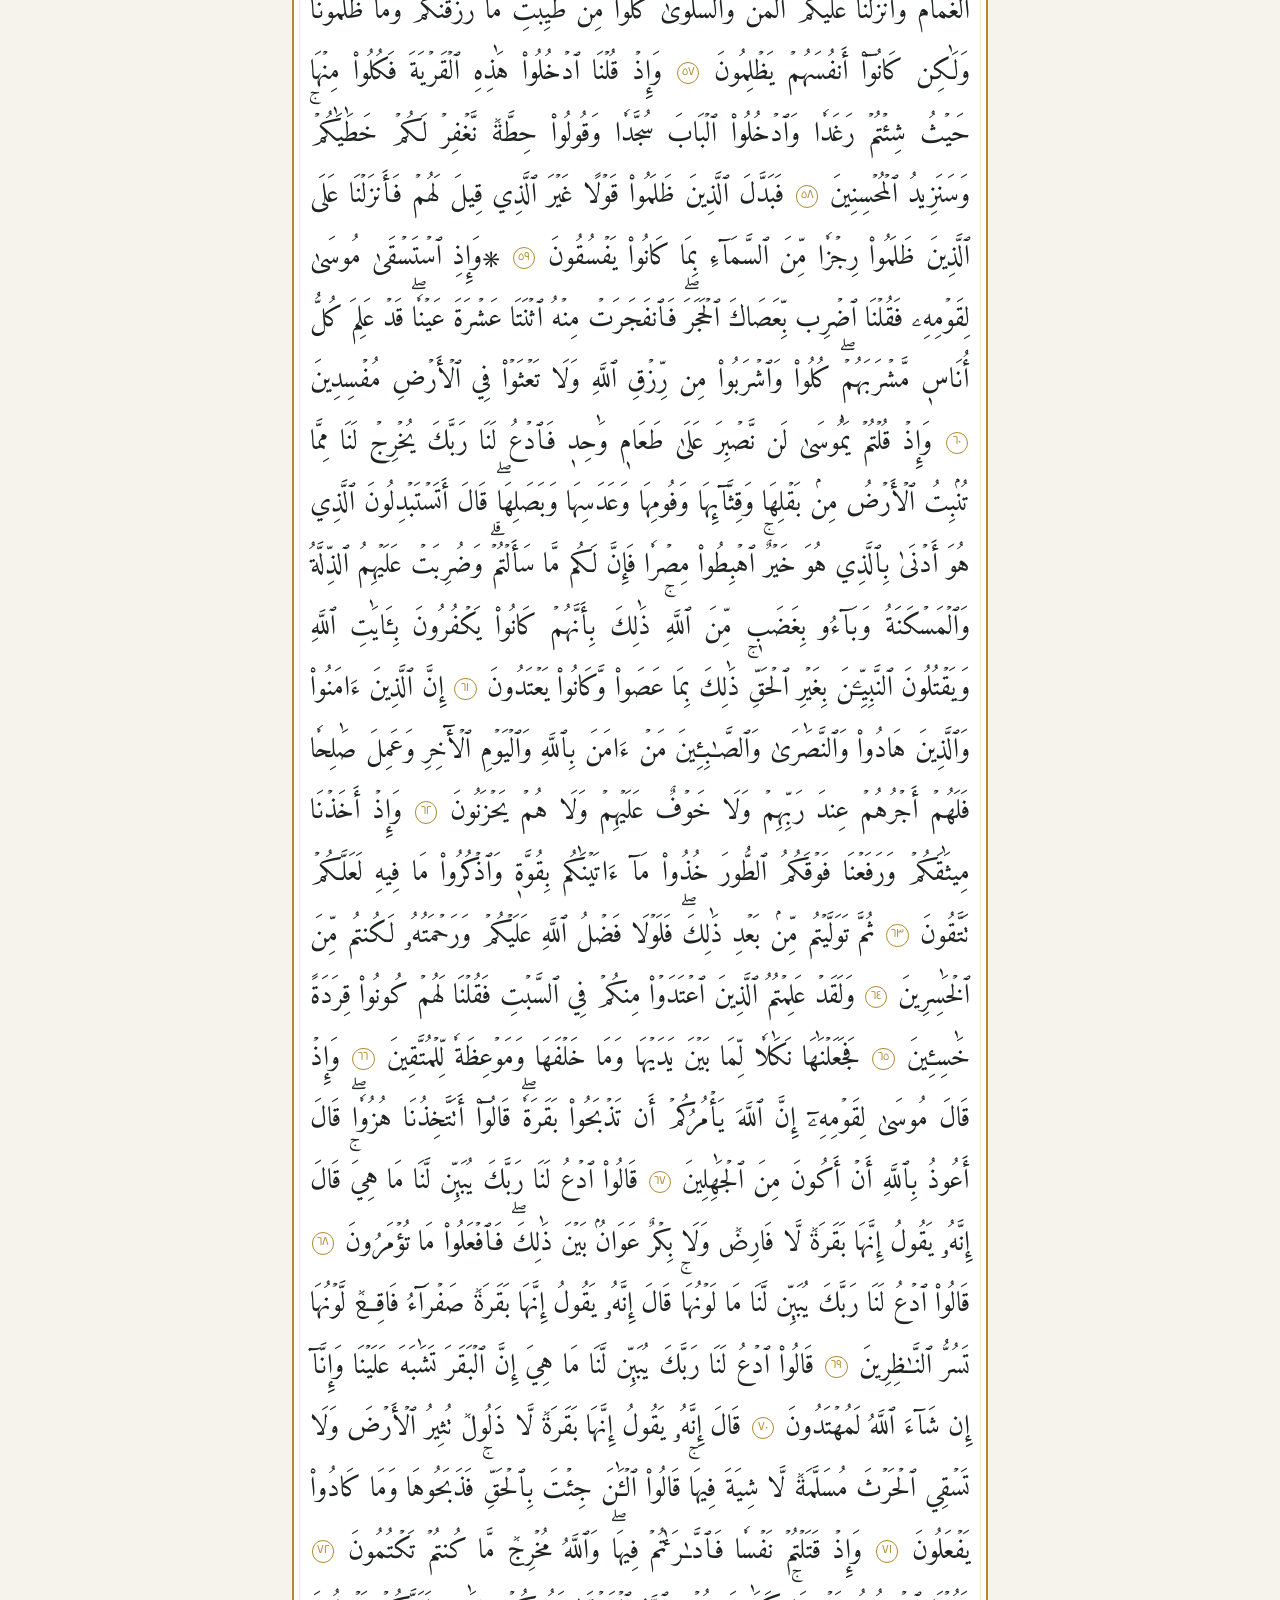
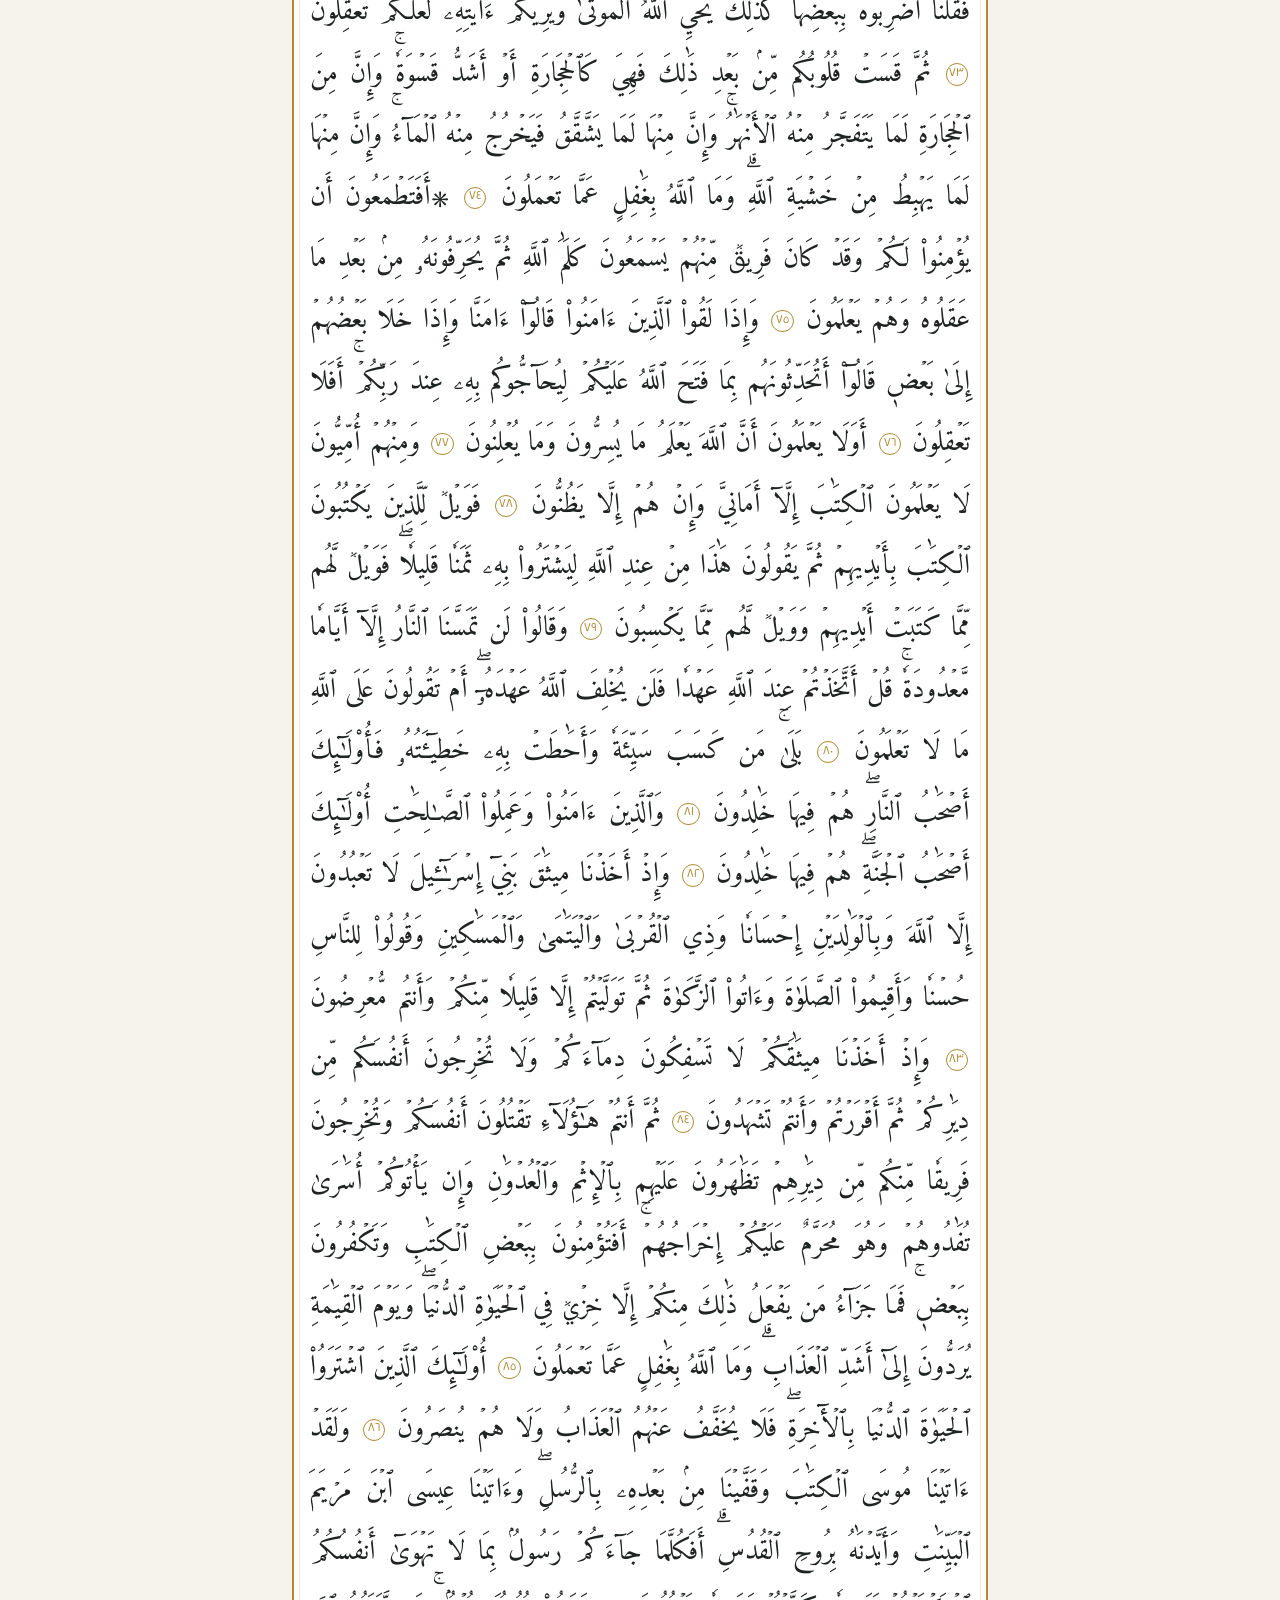
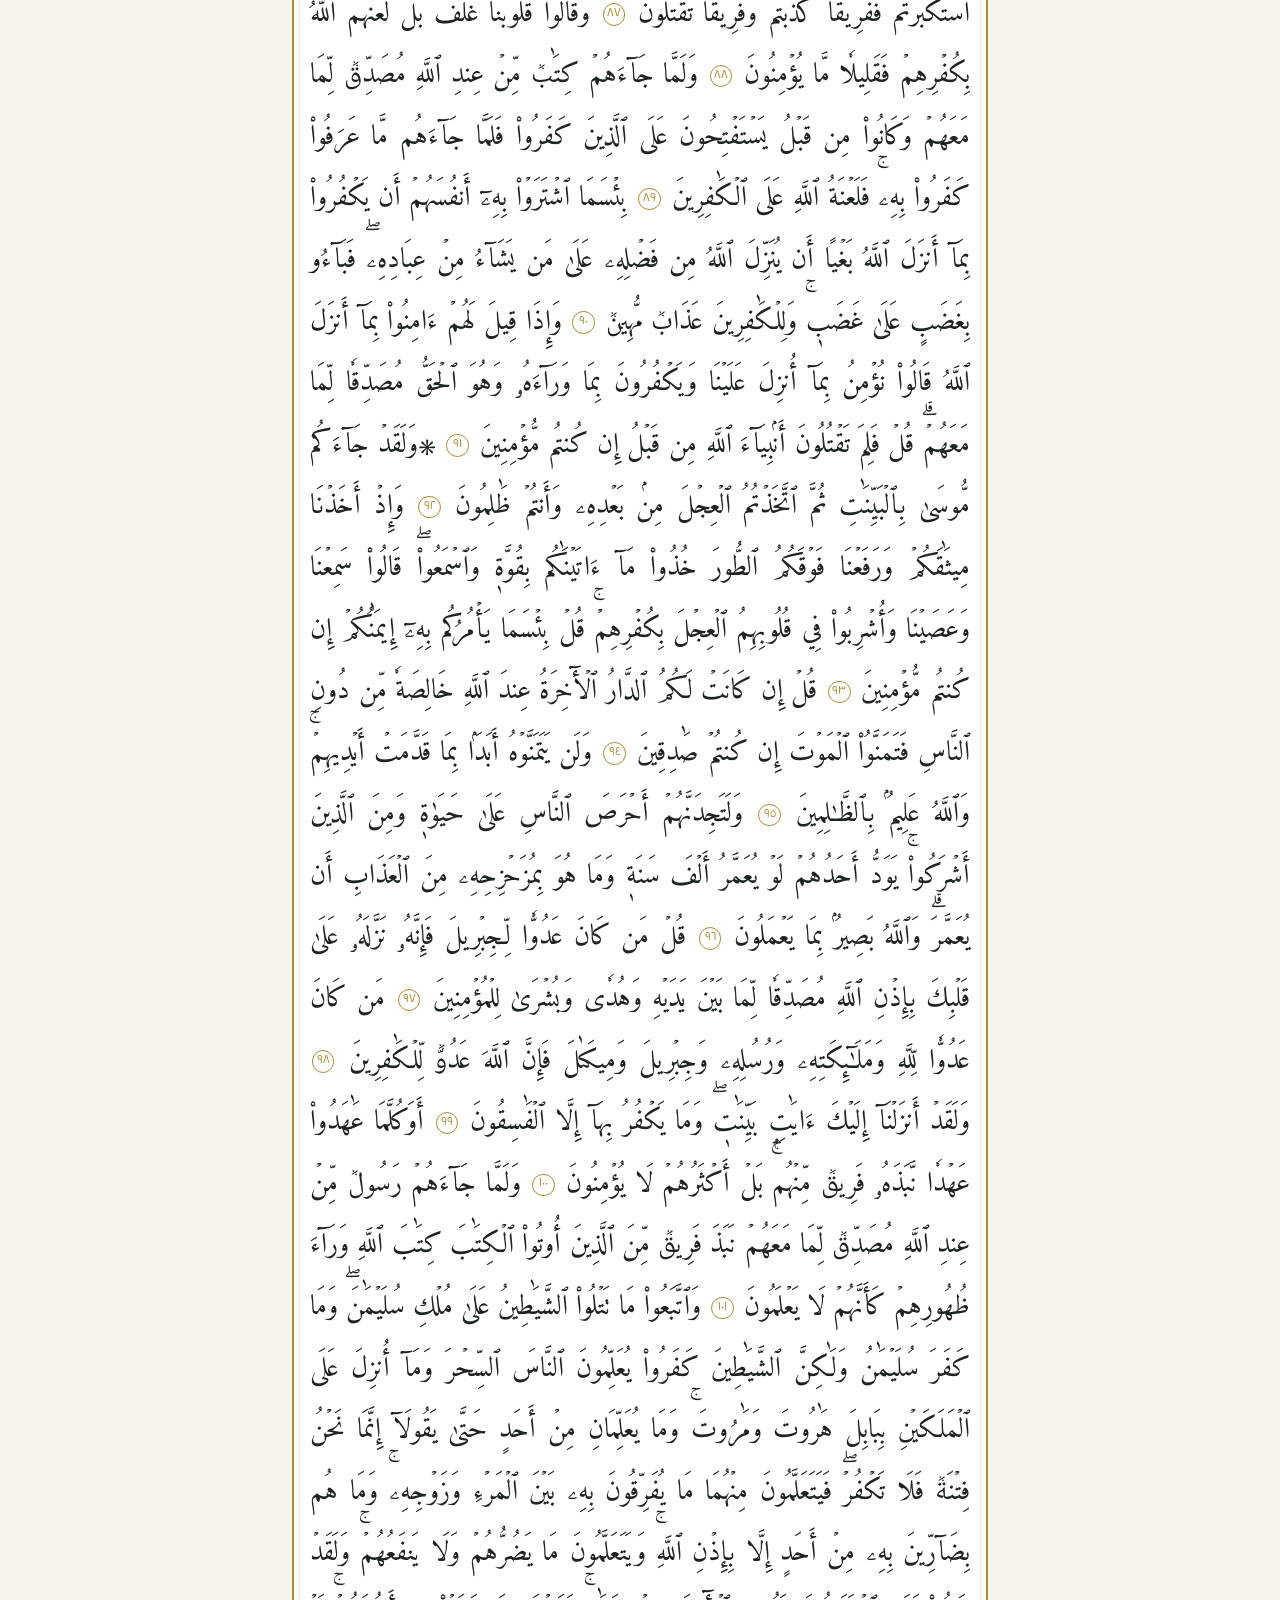
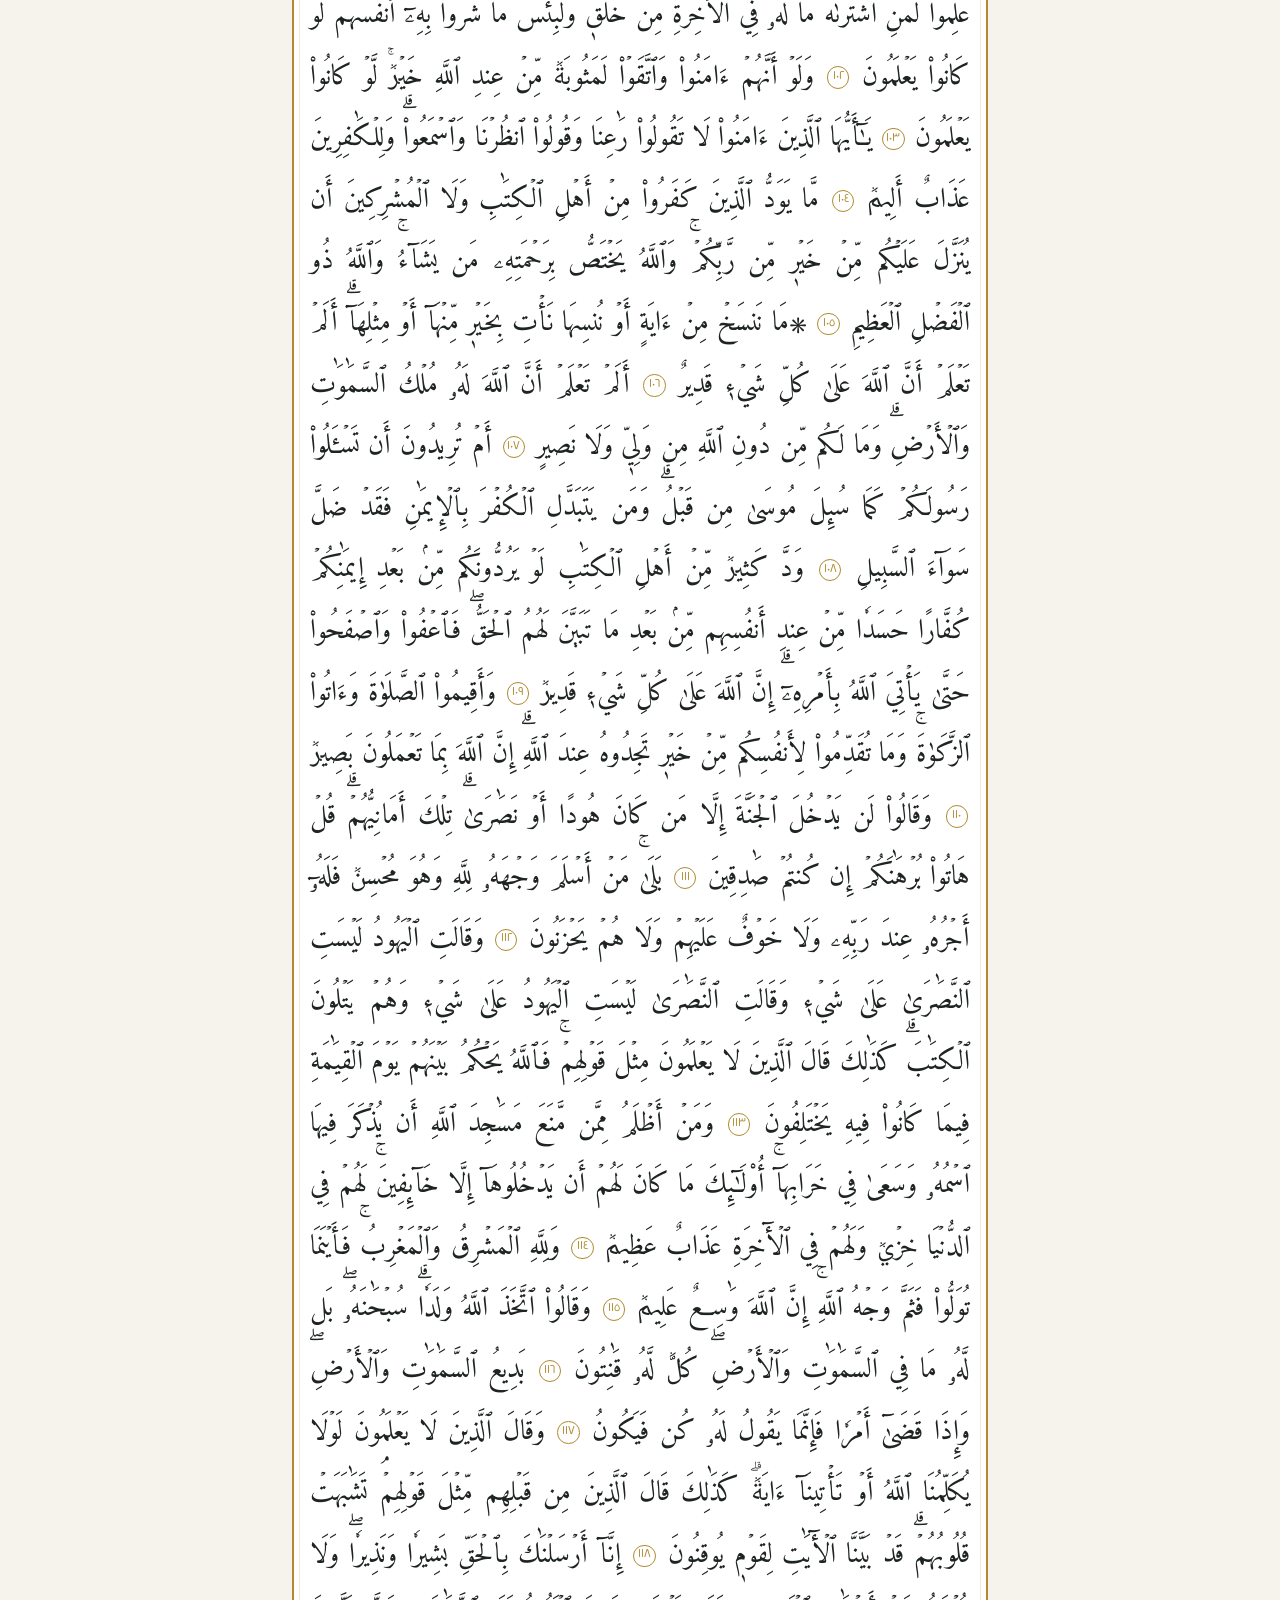
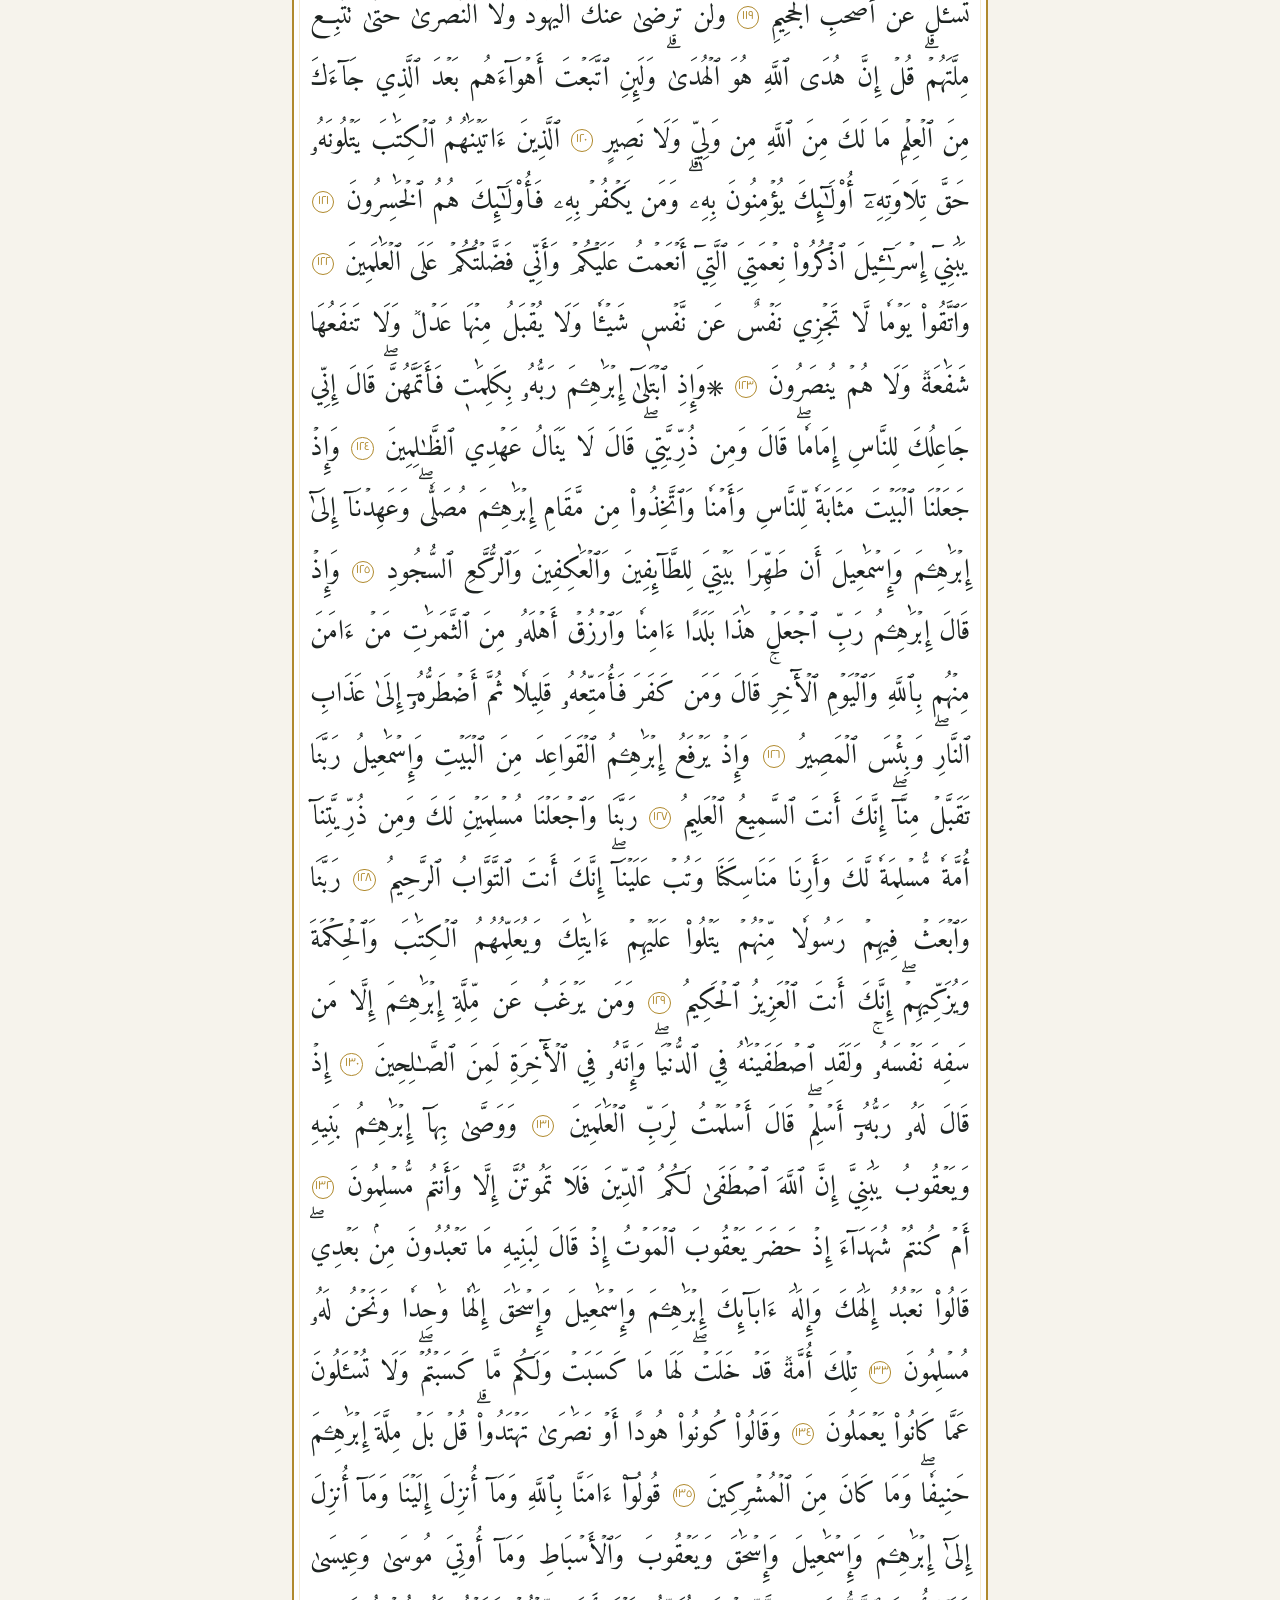
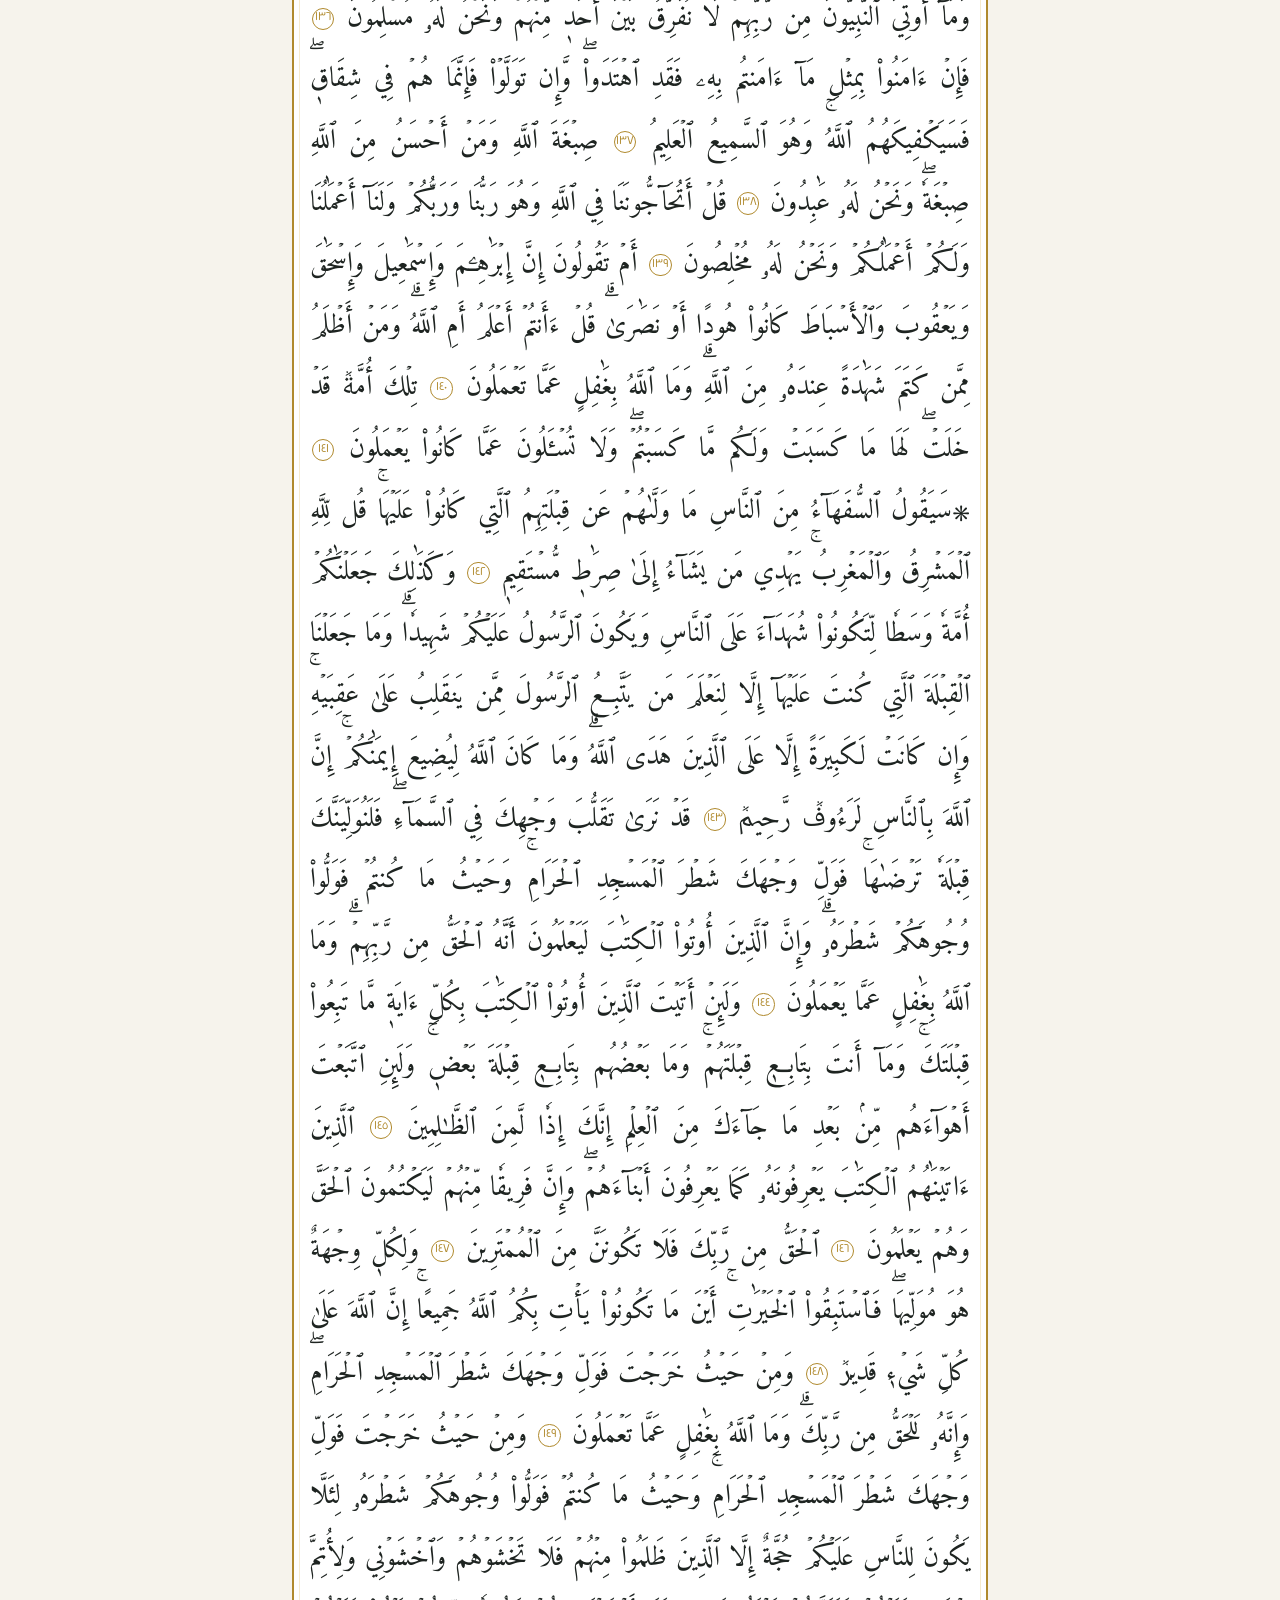
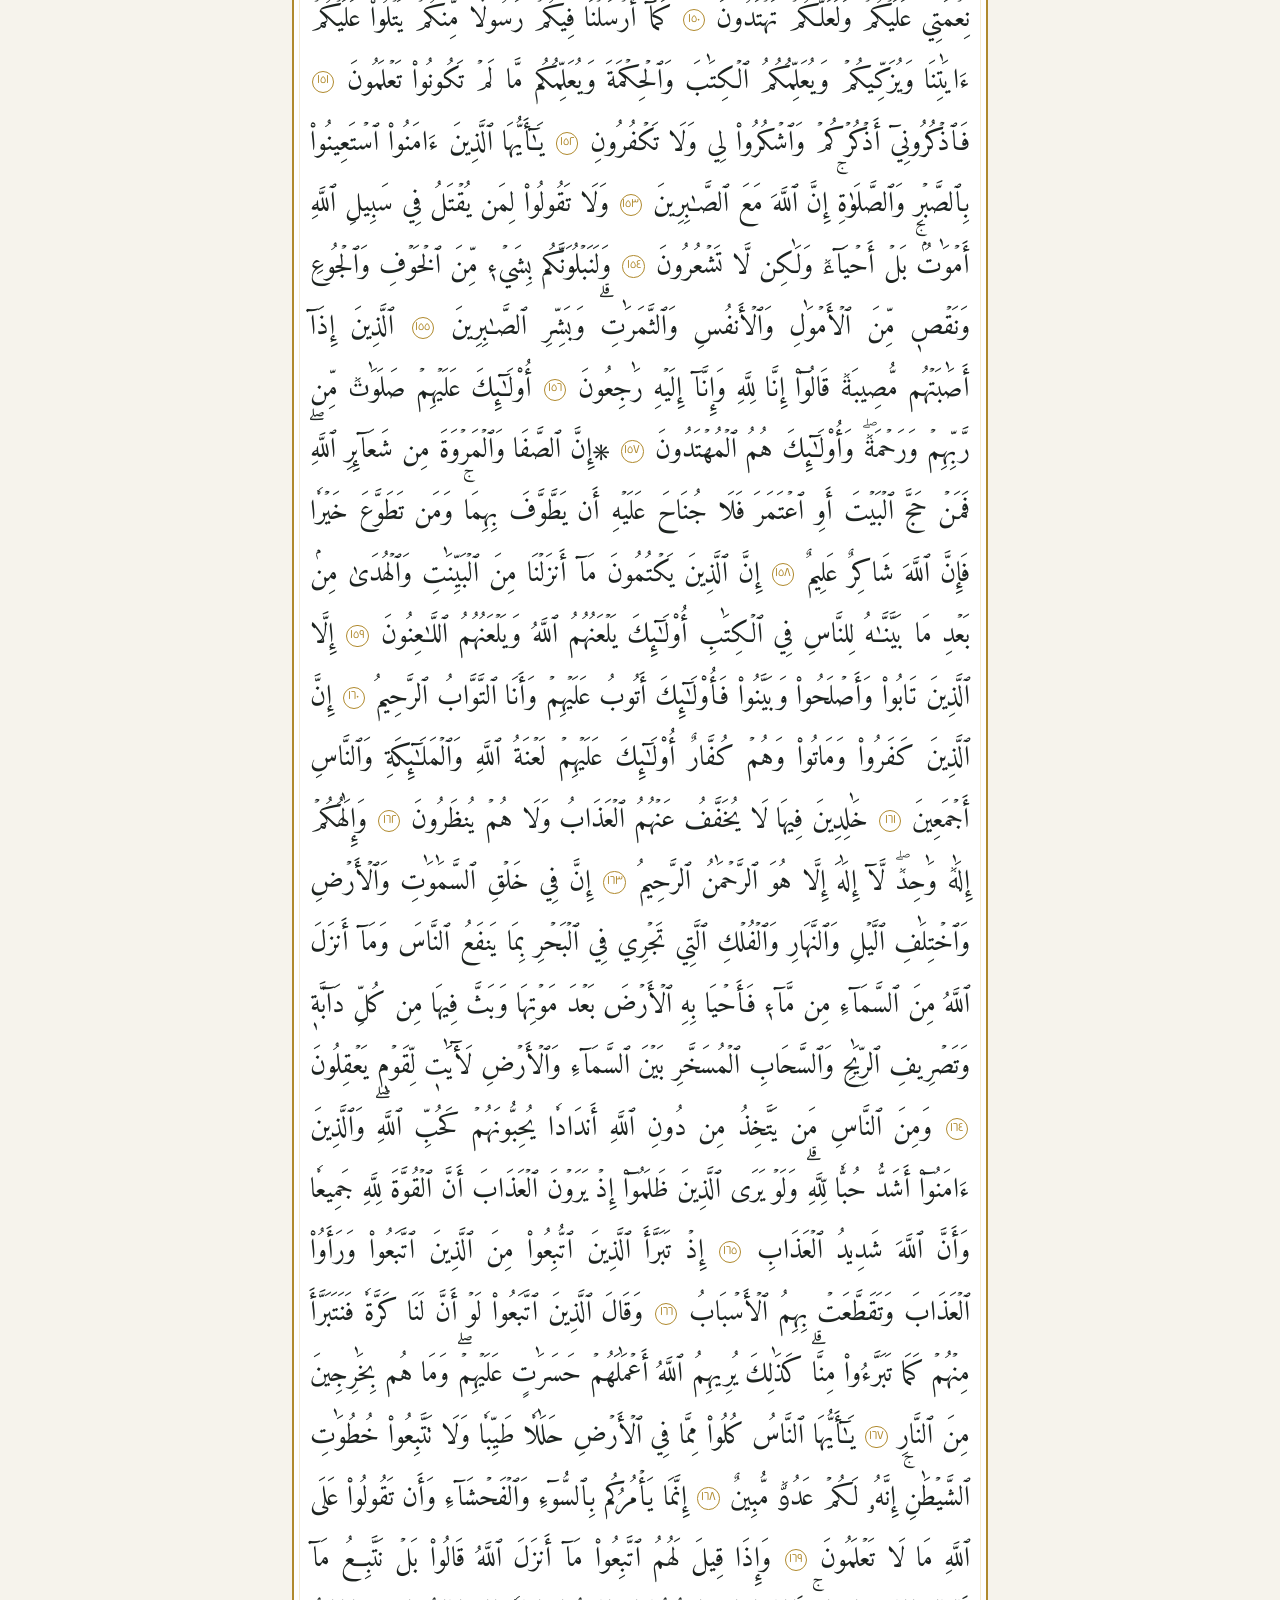
<file: apps/mushaf-page/index.html>
<!doctype html>
<html lang="ar" dir="rtl">
<head>
<meta charset="utf-8">
<meta name="viewport" content="width=device-width,initial-scale=1,viewport-fit=cover">
<meta name="description" content="قراءة متصلة بشكل المصحف، بثلاثة أزرار فقط.">
<meta name="theme-color" content="#0F6B4F">
<title>المصحف · صفحة المصحف</title>
<link rel="stylesheet" href="../../assets/design.css">
<style>
  /* version 3: reads like a printed mushaf — framed page, continuous text, the surahs flow one after another;
     everything else is three buttons in a bottom bar */
  body { padding-bottom: calc(76px + env(safe-area-inset-bottom)); }
  .top { position: sticky; top: 0; z-index: 10; display: flex; align-items: center; justify-content: center; gap: 8px; padding: 8px 16px;
    background: color-mix(in srgb, var(--bg) 88%, transparent); backdrop-filter: blur(6px); transition: transform .25s; }
  .top.hide { transform: translateY(-100%); }
  .top b { font-family: var(--font-quran); font-size: 22px; font-weight: 400; }
  .top small { color: var(--muted); }
  .top a { position: absolute; inset-inline-start: 10px; }
  .sheet-page { max-width: 720px; margin: 6px auto 0; padding: 0 12px; }
  .frame { padding: 18px 16px 22px; background: var(--surface); border: 2px solid var(--gold); border-radius: 18px;
    box-shadow: inset 0 0 0 5px var(--surface), inset 0 0 0 6px var(--gold-soft); }
  .frame + .frame { margin-top: 16px; }
  .title { position: relative; margin: 0 0 6px; padding: 10px; text-align: center; font-family: var(--font-quran); font-size: 26px; font-weight: 400;
    border-radius: 12px; background: var(--gold-soft); border: 1px solid var(--gold); }
  .title small { display: block; font-family: var(--font-ui); font-size: 13px; color: var(--muted); }
  .frame .ayah { margin: 6px 0 0; }
  .more { display: flex; justify-content: center; padding: 18px; }
  .bar { position: fixed; inset-inline: 0; bottom: 0; z-index: 15; display: grid; grid-template-columns: repeat(3, 1fr);
    padding: 6px 10px calc(6px + env(safe-area-inset-bottom)); background: var(--surface); border-top: 1px solid var(--line); }
  .bar button { display: flex; flex-direction: column; align-items: center; gap: 2px; min-height: 58px; border: 0; border-radius: 14px; background: none;
    color: var(--ink); font: inherit; font-size: 13.5px; cursor: pointer; }
  .bar button:active, .bar button[aria-expanded="true"] { background: var(--brand-soft); }
  .bar .ic { font-size: 22px; line-height: 1.2; }
  .pop { position: fixed; inset-inline: 10px; bottom: calc(80px + env(safe-area-inset-bottom)); z-index: 16; display: none; max-width: 700px; margin: 0 auto;
    background: var(--surface); border: 1px solid var(--line); border-radius: 18px; box-shadow: 0 10px 40px rgba(0,0,0,.18); padding: 12px; }
  .pop.open { display: block; }
  #surahs { max-height: 55dvh; overflow-y: auto; display: grid; grid-template-columns: repeat(auto-fill, minmax(120px, 1fr)); gap: 6px; }
  #surahs button { min-height: 48px; border: 1px solid var(--line); border-radius: 12px; background: var(--bg); color: var(--ink); font-family: var(--font-quran);
    font-size: 19px; cursor: pointer; }
  #surahs button.cur { border-color: var(--brand); background: var(--brand-soft); }
  .sizes { display: flex; align-items: center; justify-content: space-between; gap: 10px; }
  .sizes .sample { flex: 1; text-align: center; font-family: var(--font-quran); font-size: var(--ayah-size); line-height: 1.6; }
</style>
<link rel="manifest" href="manifest.webmanifest">
<link rel="icon" href="icon.svg" type="image/svg+xml">
<link rel="apple-touch-icon" href="icon.svg">
</head>
<body>
<header class="top" id="top">
  <a class="btn icon-btn" href="../../" aria-label="رجوع">→</a>
  <b id="cur"></b><small id="curA"></small>
</header>

<main class="sheet-page" id="pages" aria-live="polite"></main>
<div class="more"><button class="btn primary" id="more" type="button" hidden></button></div>

<div class="pop" id="popSurah" role="dialog" aria-label="السور"><div id="surahs"></div></div>
<div class="pop" id="popSize" role="dialog" aria-label="حجم الخط">
  <div class="sizes">
    <button class="btn icon-btn" id="bigger" type="button" aria-label="تكبير">ا+</button>
    <div class="sample">ٱلۡحَمۡدُ لِلَّهِ</div>
    <button class="btn icon-btn" id="smaller" type="button" aria-label="تصغير">ا-</button>
  </div>
</div>

<nav class="bar">
  <button type="button" id="bSurah" aria-expanded="false"><span class="ic">📖</span>السور</button>
  <button type="button" id="bSize" aria-expanded="false"><span class="ic">🔠</span>حجم الخط</button>
  <button type="button" id="theme"><span class="ic">🌓</span>الوضع</button>
</nav>

<script src="../../assets/quran.js"></script>
<script>
(async function () {
  var KEY = 'mushaf-page', st = { s: 1, a: 1, size: 28 };
  try { Object.assign(st, JSON.parse(localStorage.getItem(KEY)) || {}); } catch (e) {}
  function save() { try { localStorage.setItem(KEY, JSON.stringify(st)); } catch (e) {} }
  var $ = function (id) { return document.getElementById(id); };
  Quran.Theme.init($('theme'));
  function setSize(n) { st.size = Math.max(22, Math.min(46, n)); document.documentElement.style.setProperty('--ayah-size', st.size + 'px'); save(); }
  setSize(st.size);
  $('smaller').onclick = function () { setSize(st.size - 3); };
  $('bigger').onclick = function () { setSize(st.size + 3); };

  var q = await Quran.load(), last = 0, io;
  function frame(n) {
    var s = q.surah(n), f = document.createElement('section');
    f.className = 'frame'; f.id = 's' + n;
    f.innerHTML = '<h2 class="title">سورة ' + s.name + '<small>' + (s.type === 'meccan' ? 'مكية' : 'مدنية') + ' · آياتها ' + Quran.digits(s.ayat.length) + '</small></h2>' +
      (n !== 1 && n !== 9 ? '<div class="basmala">بِسۡمِ ٱللَّهِ ٱلرَّحۡمَٰنِ ٱلرَّحِيمِ</div>' : '') +
      '<p class="ayah">' + s.ayat.map(function (t, i) {
        return '<span data-ayah="' + n + ':' + (i + 1) + '">' + t + '</span> <span class="ayah-num">' + Quran.digits(i + 1) + '</span>';
      }).join(' ') + '</p>';
    $('pages').appendChild(f);
    f.querySelectorAll('[data-ayah]').forEach(function (x) { io.observe(x); });
    last = n;
    $('more').hidden = n === 114;
    if (n < 114) $('more').textContent = 'سورة ' + q.surah(n + 1).name + ' ↓';
  }
  function start(n, a) {
    if (io) io.disconnect();
    io = new IntersectionObserver(function (es) {
      es.forEach(function (x) {
        if (!x.isIntersecting) return;
        var r = x.target.dataset.ayah.split(':'); st.s = +r[0]; st.a = +r[1]; save();
        $('cur').textContent = 'سورة ' + q.surah(st.s).name; $('curA').textContent = 'الآية ' + Quran.digits(st.a);
      });
    }, { rootMargin: '-30% 0px -65% 0px' });
    $('pages').innerHTML = ''; frame(n);
    $('cur').textContent = 'سورة ' + q.surah(n).name; $('curA').textContent = '';
    var el = a > 1 && document.querySelector('[data-ayah="' + n + ':' + a + '"]');
    if (el) el.scrollIntoView({ block: 'center' }); else scrollTo(0, 0);
  }
  $('more').onclick = function () { frame(last + 1); };
  // the next surah follows on its own when the reader reaches the end of the page
  new IntersectionObserver(function (es) { if (es[0].isIntersecting && last && last < 114 && $('pages').children.length < 8) frame(last + 1); })
    .observe($('more'));

  var y0 = 0;
  addEventListener('scroll', function () { var y = scrollY; $('top').classList.toggle('hide', y > y0 && y > 120); y0 = y; }, { passive: true });

  function pop(id, btn) {
    ['popSurah', 'popSize'].forEach(function (p) { var open = p === id && !$(p).classList.contains('open'); $(p).classList.toggle('open', open); });
    $('bSurah').setAttribute('aria-expanded', $('popSurah').classList.contains('open'));
    $('bSize').setAttribute('aria-expanded', $('popSize').classList.contains('open'));
    if ($('popSurah').classList.contains('open')) {
      $('surahs').innerHTML = q.surahs.map(function (s) {
        return '<button type="button" data-s="' + s.id + '"' + (s.id === st.s ? ' class="cur"' : '') + '>' + s.name + '</button>';
      }).join('');
      var c = $('surahs').querySelector('.cur'); if (c) c.scrollIntoView({ block: 'center' });
    }
  }
  $('bSurah').onclick = function () { pop('popSurah'); };
  $('bSize').onclick = function () { pop('popSize'); };
  $('surahs').addEventListener('click', function (e) { var b = e.target.closest('button[data-s]'); if (b) { pop(''); start(+b.dataset.s, 1); } });
  document.addEventListener('click', function (e) { if (!e.target.closest('.pop, .bar')) pop(''); });
  addEventListener('keydown', function (e) { if (e.key === 'Escape') pop(''); });

  start(st.s, st.a);
})();
</script>
<script>if ('serviceWorker' in navigator) addEventListener('load', function () { navigator.serviceWorker.register('sw.js'); });</script>
</body>
</html>
</file>
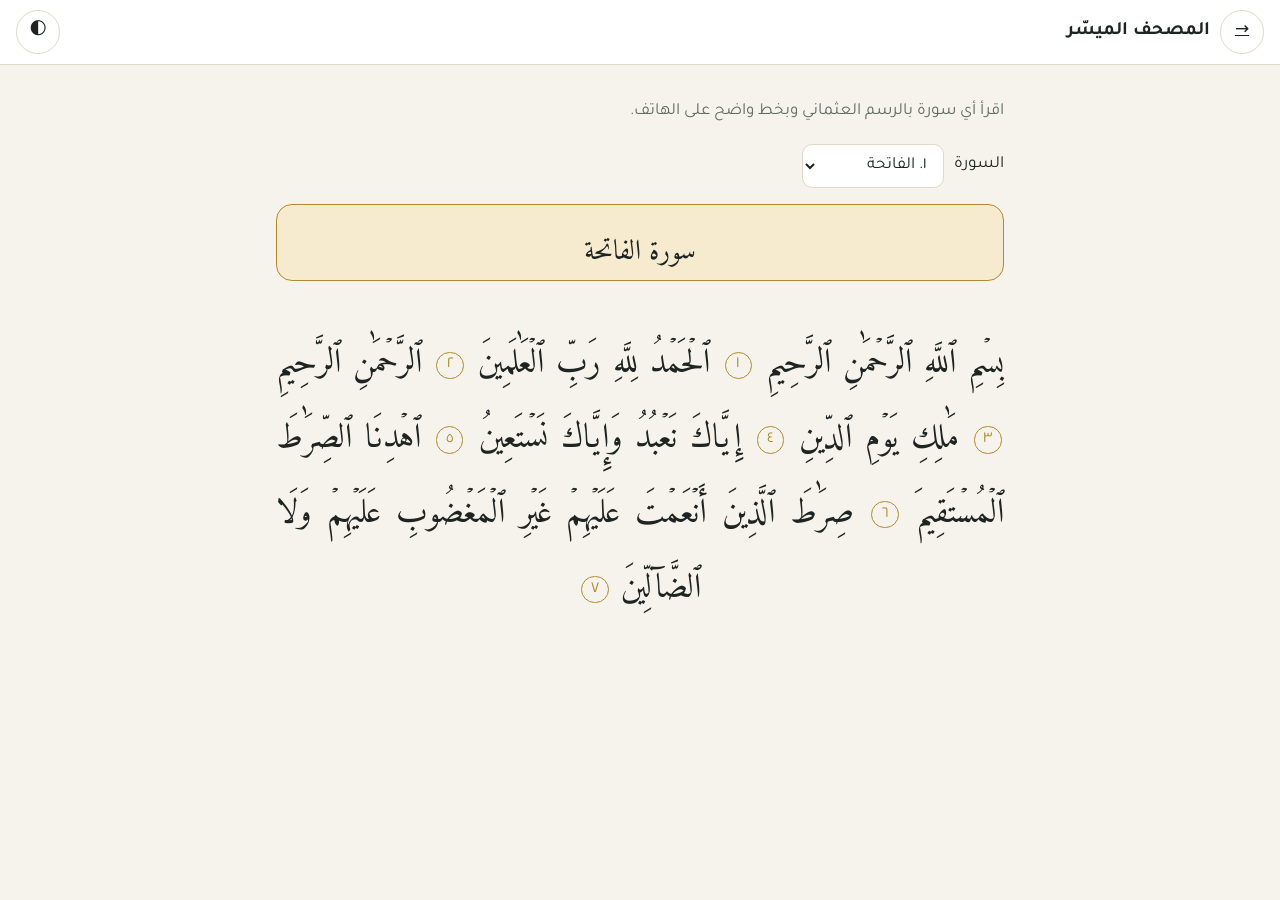
<file: apps/mushaf/index.html>
<!doctype html>
<html lang="ar" dir="rtl">
<head>
<meta charset="utf-8">
<meta name="viewport" content="width=device-width,initial-scale=1,viewport-fit=cover">
<meta name="description" content="اقرأ أي سورة بالرسم العثماني وبخط واضح على الهاتف.">
<meta name="theme-color" content="#0F6B4F">
<title>المصحف الميسّر</title>
<link rel="stylesheet" href="../../assets/design.css">
<style>
  /* styles that belong to this app only; shared ones live in assets/design.css */
  .reader { margin-top: 16px; }
</style>
<link rel="manifest" href="manifest.webmanifest">
<link rel="icon" href="icon.svg" type="image/svg+xml">
<link rel="apple-touch-icon" href="icon.svg">
</head>
<body>
<header class="app-bar">
  <a class="btn icon-btn" href="../../" aria-label="كل التطبيقات">→</a>
  <h1>المصحف الميسّر</h1>
  <button class="btn icon-btn" id="theme" type="button" aria-label="الوضع الفاتح أو الداكن">🌓</button>
</header>

<main class="page">
  <p class="muted">اقرأ أي سورة بالرسم العثماني وبخط واضح على الهاتف.</p>

  <!-- starter: pick a surah and read it. Replace with this app's own idea, keep reading ayat through Quran.load(). -->
  <div class="row">
    <label for="surah">السورة</label>
    <select id="surah"></select>
  </div>
  <section class="reader" id="reader" aria-live="polite"></section>
</main>

<script src="../../assets/quran.js"></script>
<script>
(async function () {
  Quran.Theme.init(document.getElementById('theme'));
  var q = await Quran.load();
  var sel = document.getElementById('surah'), reader = document.getElementById('reader');
  q.surahs.forEach(function (s) {
    var o = document.createElement('option');
    o.value = s.id; o.textContent = Quran.digits(s.id) + '. ' + s.name;
    sel.appendChild(o);
  });
  function show(n) {
    var s = q.surah(n), html = '<div class="surah-header">سورة ' + s.name + '</div>';
    if (n !== 1 && n !== 9) html += '<div class="basmala">بِسۡمِ ٱللَّهِ ٱلرَّحۡمَٰنِ ٱلرَّحِيمِ</div>';
    html += '<p class="ayah">' + s.ayat.map(function (t, i) {
      return '<span data-ayah="' + n + ':' + (i + 1) + '">' + t + '</span> <span class="ayah-num">' + Quran.digits(i + 1) + '</span>';
    }).join(' ') + '</p>';
    reader.innerHTML = html;
  }
  sel.addEventListener('change', function () { show(+sel.value); });
  show(1);
})();
</script>
<script>if ('serviceWorker' in navigator) addEventListener('load', function () { navigator.serviceWorker.register('sw.js'); });</script>
</body>
</html>
</file>
<file: assets/design.css>
/* Design system for every Quran app (owner, 2026-10-30): colour tokens for light and dark, the Quranic and UI fonts,
   and the shared components (app bar, cards, buttons, chips, the ayah block, the surah header). Link it from each app
   with <link rel="stylesheet" href="../../assets/design.css"> and build with these classes, not new colours. */
@import url("https://fonts.googleapis.com/css2?family=Amiri+Quran&family=Noto+Naskh+Arabic:wght@400;600;700&family=Tajawal:wght@400;500;700&display=swap");

:root {
  --bg: #F6F3EC; --surface: #FFFFFF; --surface-2: #EFE9DC; --ink: #1E2421; --muted: #5F6B64; --line: #E1D9C7;
  --brand: #0F6B4F; --brand-ink: #FFFFFF; --brand-soft: #E1F0EA; --gold: #B08A2E; --gold-soft: #F6EBCF;
  --ok: #1F8A4C; --warn: #C27A0E; --bad: #C63E3E;
  --radius: 16px; --radius-sm: 10px; --shadow: 0 1px 2px rgba(0,0,0,.06), 0 4px 16px rgba(0,0,0,.05);
  --font-ui: "Tajawal", "Noto Naskh Arabic", Tahoma, system-ui, sans-serif;
  --font-quran: "Amiri Quran", "Noto Naskh Arabic", "Traditional Arabic", serif;
  --ayah-size: clamp(24px, 6vw, 34px);
  color-scheme: light;
}
@media (prefers-color-scheme: dark) {
  :root:not([data-theme="light"]) {
    --bg: #0E1512; --surface: #16201C; --surface-2: #1D2A25; --ink: #E9EFEB; --muted: #9DB0A6; --line: #2A3A33;
    --brand: #4CC39A; --brand-ink: #062118; --brand-soft: #173329; --gold: #E0BD62; --gold-soft: #2D2715;
    --ok: #4CC38A; --warn: #F0A63A; --bad: #F06A6A; --shadow: none; color-scheme: dark;
  }
}
:root[data-theme="dark"] {
  --bg: #0E1512; --surface: #16201C; --surface-2: #1D2A25; --ink: #E9EFEB; --muted: #9DB0A6; --line: #2A3A33;
  --brand: #4CC39A; --brand-ink: #062118; --brand-soft: #173329; --gold: #E0BD62; --gold-soft: #2D2715;
  --ok: #4CC38A; --warn: #F0A63A; --bad: #F06A6A; --shadow: none; color-scheme: dark;
}

* { box-sizing: border-box; }
[hidden] { display: none !important; }   /* components set display, so hidden must win */
html { -webkit-text-size-adjust: 100%; }
body { margin: 0; background: var(--bg); color: var(--ink); font-family: var(--font-ui); font-size: 17px; line-height: 1.7; }
img, svg { max-width: 100%; }
a { color: var(--brand); }
code, .ltr { direction: ltr; unicode-bidi: isolate; }

/* layout */
.app-bar { position: sticky; top: 0; z-index: 10; display: flex; align-items: center; gap: 10px; padding: 10px 16px;
  background: var(--surface); border-bottom: 1px solid var(--line); }
.app-bar h1 { margin: 0; font-size: 19px; flex: 1; }
.page { max-width: 760px; margin: 0 auto; padding: 16px 16px 48px; }
.stack > * + * { margin-top: 12px; }
.row { display: flex; gap: 10px; flex-wrap: wrap; align-items: center; }
.grid { display: grid; grid-template-columns: repeat(auto-fill, minmax(220px, 1fr)); gap: 12px; }
.muted { color: var(--muted); }

/* components */
.card { display: block; background: var(--surface); border: 1px solid var(--line); border-radius: var(--radius); padding: 14px 16px;
  box-shadow: var(--shadow); color: inherit; text-decoration: none; }
a.card:hover { border-color: var(--brand); }
.card h2, .card h3 { margin: 0 0 4px; font-size: 18px; }
.btn { display: inline-flex; align-items: center; justify-content: center; gap: 6px; min-height: 44px; min-width: 44px; padding: 8px 16px;
  border-radius: 999px; border: 1px solid var(--line); background: var(--surface); color: var(--ink); font: inherit; font-weight: 500; cursor: pointer; }
.btn.primary { background: var(--brand); color: var(--brand-ink); border-color: var(--brand); }
.btn:disabled { opacity: .4; cursor: default; }
.btn:focus-visible, select:focus-visible, input:focus-visible { outline: 3px solid var(--gold); outline-offset: 2px; }
.icon-btn { min-width: 44px; min-height: 44px; padding: 0; border-radius: 50%; }
select, input[type="text"], input[type="search"], input[type="number"] { min-height: 44px; padding: 6px 12px; border-radius: var(--radius-sm);
  border: 1px solid var(--line); background: var(--surface); color: var(--ink); font: inherit; max-width: 100%; }
.chip { display: inline-block; padding: 2px 12px; border-radius: 999px; background: var(--brand-soft); color: var(--ink); font-size: 14px; }
.chip.gold { background: var(--gold-soft); }

/* Quran */
.surah-header { text-align: center; padding: 14px; border-radius: var(--radius); background: var(--gold-soft);
  border: 1px solid var(--gold); font-family: var(--font-quran); font-size: clamp(22px, 5vw, 28px); }
.basmala { text-align: center; font-family: var(--font-quran); font-size: var(--ayah-size); margin: 14px 0; }
.ayah { font-family: var(--font-quran); font-size: var(--ayah-size); line-height: 2.2; text-align: justify; text-align-last: center; }
.ayah-num { display: inline-flex; align-items: center; justify-content: center; min-width: 1.6em; height: 1.6em; margin: 0 .15em;
  border: 1.5px solid var(--gold); border-radius: 50%; font-family: var(--font-ui); font-size: .5em; vertical-align: middle; color: var(--gold); }
.ayah.active { background: var(--brand-soft); border-radius: var(--radius-sm); }

@media (prefers-reduced-motion: reduce) { * { transition: none !important; animation: none !important; } }
</file>
